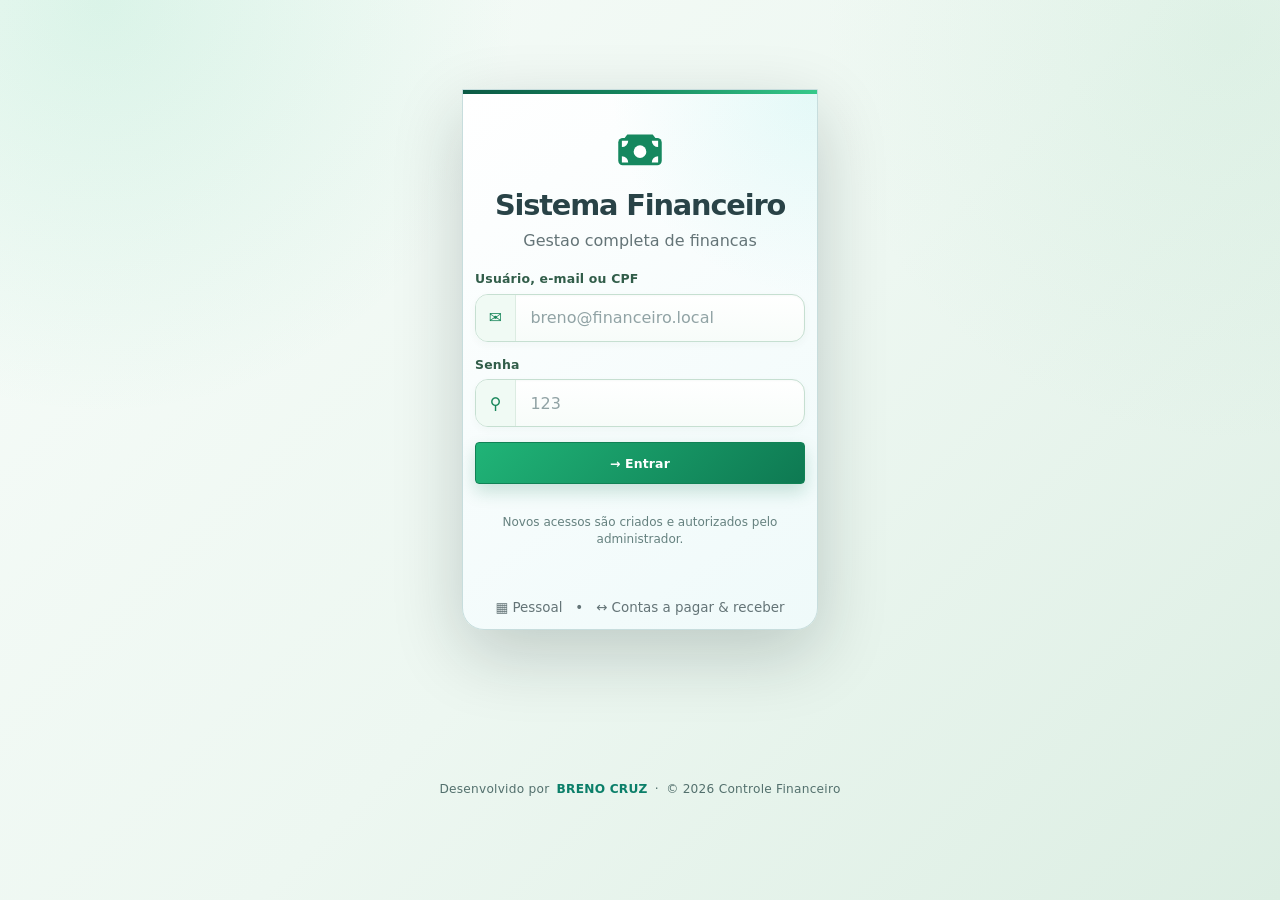
<file: login.html>
<!DOCTYPE html>
<html lang="pt-BR">
<head>
    <meta charset="UTF-8">
    <meta name="viewport" content="width=device-width, initial-scale=1.0">
    <title>Sistema Financeiro | Login</title>
    <meta name="theme-color" content="#0b7f69">
    <meta name="mobile-web-app-capable" content="yes">
    <meta name="apple-mobile-web-app-capable" content="yes">
    <meta name="apple-mobile-web-app-status-bar-style" content="default">
    <link rel="manifest" href="manifest.webmanifest">
    <link rel="stylesheet" href="css/financeiro.css?v=20260911-onboarding-standard-v2">
</head>
<body class="auth-page">
    <main class="auth-card">
        <div class="auth-logo" aria-hidden="true">
            <svg width="58" height="58" viewBox="0 0 64 64" fill="none">
                <path d="M13 21h38a5 5 0 0 1 5 5v20a5 5 0 0 1-5 5H13a5 5 0 0 1-5-5V26a5 5 0 0 1 5-5Z" fill="currentColor"/>
                <path d="M18 17h28l3 4H15l3-4Z" fill="currentColor"/>
                <circle cx="32" cy="36" r="7" fill="#fff"/>
                <path d="M12 31a7 7 0 0 0 7-7H12v7ZM52 31a7 7 0 0 1-7-7h7v7ZM12 41a7 7 0 0 1 7 7H12v-7ZM52 41a7 7 0 0 0-7 7h7v-7Z" fill="#fff"/>
            </svg>
        </div>

        <h1 class="auth-title">Sistema Financeiro</h1>
        <p class="auth-subtitle">Gestao completa de financas</p>

        <section class="auth-mode" id="loginMode">
            <form class="auth-form" id="loginForm">
                <div class="field">
                    <label for="identity">Usuário, e-mail ou CPF</label>
                    <div class="input-shell">
                        <span class="input-icon">&#9993;</span>
                        <input id="identity" autocomplete="username" placeholder="breno@financeiro.local">
                    </div>
                </div>
                <div class="field">
                    <label for="password">Senha</label>
                    <div class="input-shell">
                        <span class="input-icon">&#9906;</span>
                        <input id="password" type="password" autocomplete="current-password" placeholder="123">
                    </div>
                </div>
                <button class="primary-btn" type="submit">&rarr; Entrar</button>
                <button class="secondary-btn" type="button" id="showRegister" hidden>Criar novo acesso</button>
                <p class="auth-admin-note">Novos acessos são criados e autorizados pelo administrador.</p>
            </form>
            <div class="feedback" id="loginFeedback"></div>
        </section>

        <section class="auth-mode" id="registerMode" hidden>
            <form class="auth-form" id="registerForm">
                <div class="field">
                    <label for="regName">Nome</label>
                    <div class="input-shell"><span class="input-icon">&#9633;</span><input id="regName" placeholder="Seu nome"></div>
                </div>
                <div class="field">
                    <label for="regEmail">E-mail</label>
                    <div class="input-shell"><span class="input-icon">&#9993;</span><input id="regEmail" type="email" placeholder="seu@email.com"></div>
                </div>
                <div class="field">
                    <label for="regCpf">CPF opcional</label>
                    <div class="input-shell"><span class="input-icon">#</span><input id="regCpf" placeholder="Somente numeros"></div>
                </div>
                <div class="safe-note">No primeiro acesso, o sistema fará algumas perguntas e identificará automaticamente o perfil financeiro mais adequado.</div>
                <div class="field">
                    <label for="regPassword">Senha</label>
                    <div class="input-shell"><span class="input-icon">&#9906;</span><input id="regPassword" type="password" placeholder="Minimo 3 caracteres"></div>
                </div>
                <button class="primary-btn" type="submit">Criar e entrar</button>
                <button class="secondary-btn" type="button" id="showLogin">Voltar ao login</button>
            </form>
            <div class="feedback" id="registerFeedback"></div>
        </section>

        <div class="auth-footnote">
            <span>&#9638; Pessoal</span>
            <span>&bull;</span>
            <span>&harr; Contas a pagar & receber</span>
        </div>
    </main>

<script>
async function apiAuth(payload) {
    const endpoint = 'api/auth.php';
    const response = await fetch(endpoint, {
        method: 'POST',
        headers: { 'Content-Type': 'application/json' },
        body: JSON.stringify(payload),
    });
    const text = await response.text();
    let data;
    try {
        data = text.trim() ? JSON.parse(text) : {};
    } catch (error) {
        throw new Error(`A API retornou HTML em vez de JSON (HTTP ${response.status}). Verifique ${endpoint} e o PHP da hospedagem.`);
    }
    if (!response.ok || data.ok === false) {
        throw new Error(data.message || 'Falha no acesso.');
    }
    return data;
}

fetch('api/auth.php')
    .then(async response => {
        const text = await response.text();
        try {
            return text.trim() ? JSON.parse(text) : {};
        } catch (error) {
            return {};
        }
    })
    .then(data => {
        if (data.authenticated) window.location.href = 'index';
    })
    .catch(() => {});

loginForm.addEventListener('submit', async event => {
    event.preventDefault();
    loginFeedback.textContent = 'Entrando...';
    try {
        await apiAuth({ action: 'login', identity: identity.value.trim(), password: password.value });
        window.location.href = 'index';
    } catch (error) {
        loginFeedback.textContent = error.message || 'Nao foi possivel entrar.';
    }
});

registerForm.addEventListener('submit', async event => {
    event.preventDefault();
    registerFeedback.textContent = 'Criando acesso...';
    try {
        await apiAuth({
            action: 'register',
            name: regName.value.trim(),
            email: regEmail.value.trim(),
            cpf: regCpf.value.trim(),
            password: regPassword.value,
        });
        window.location.href = 'index';
    } catch (error) {
        registerFeedback.textContent = error.message || 'Nao foi possivel criar o acesso.';
    }
});

showRegister.addEventListener('click', () => {
    loginMode.hidden = true;
    registerMode.hidden = false;
});

showLogin.addEventListener('click', () => {
    registerMode.hidden = true;
    loginMode.hidden = false;
});
</script>
<p class="developer-credit">Desenvolvido por <strong>BRENO CRUZ</strong><span aria-hidden="true">&middot;</span><span>&copy; 2026 Controle Financeiro</span></p>
<script src="js/pwa.js?v=20260911-pwa-v2"></script>
</body>
</html>
</file>
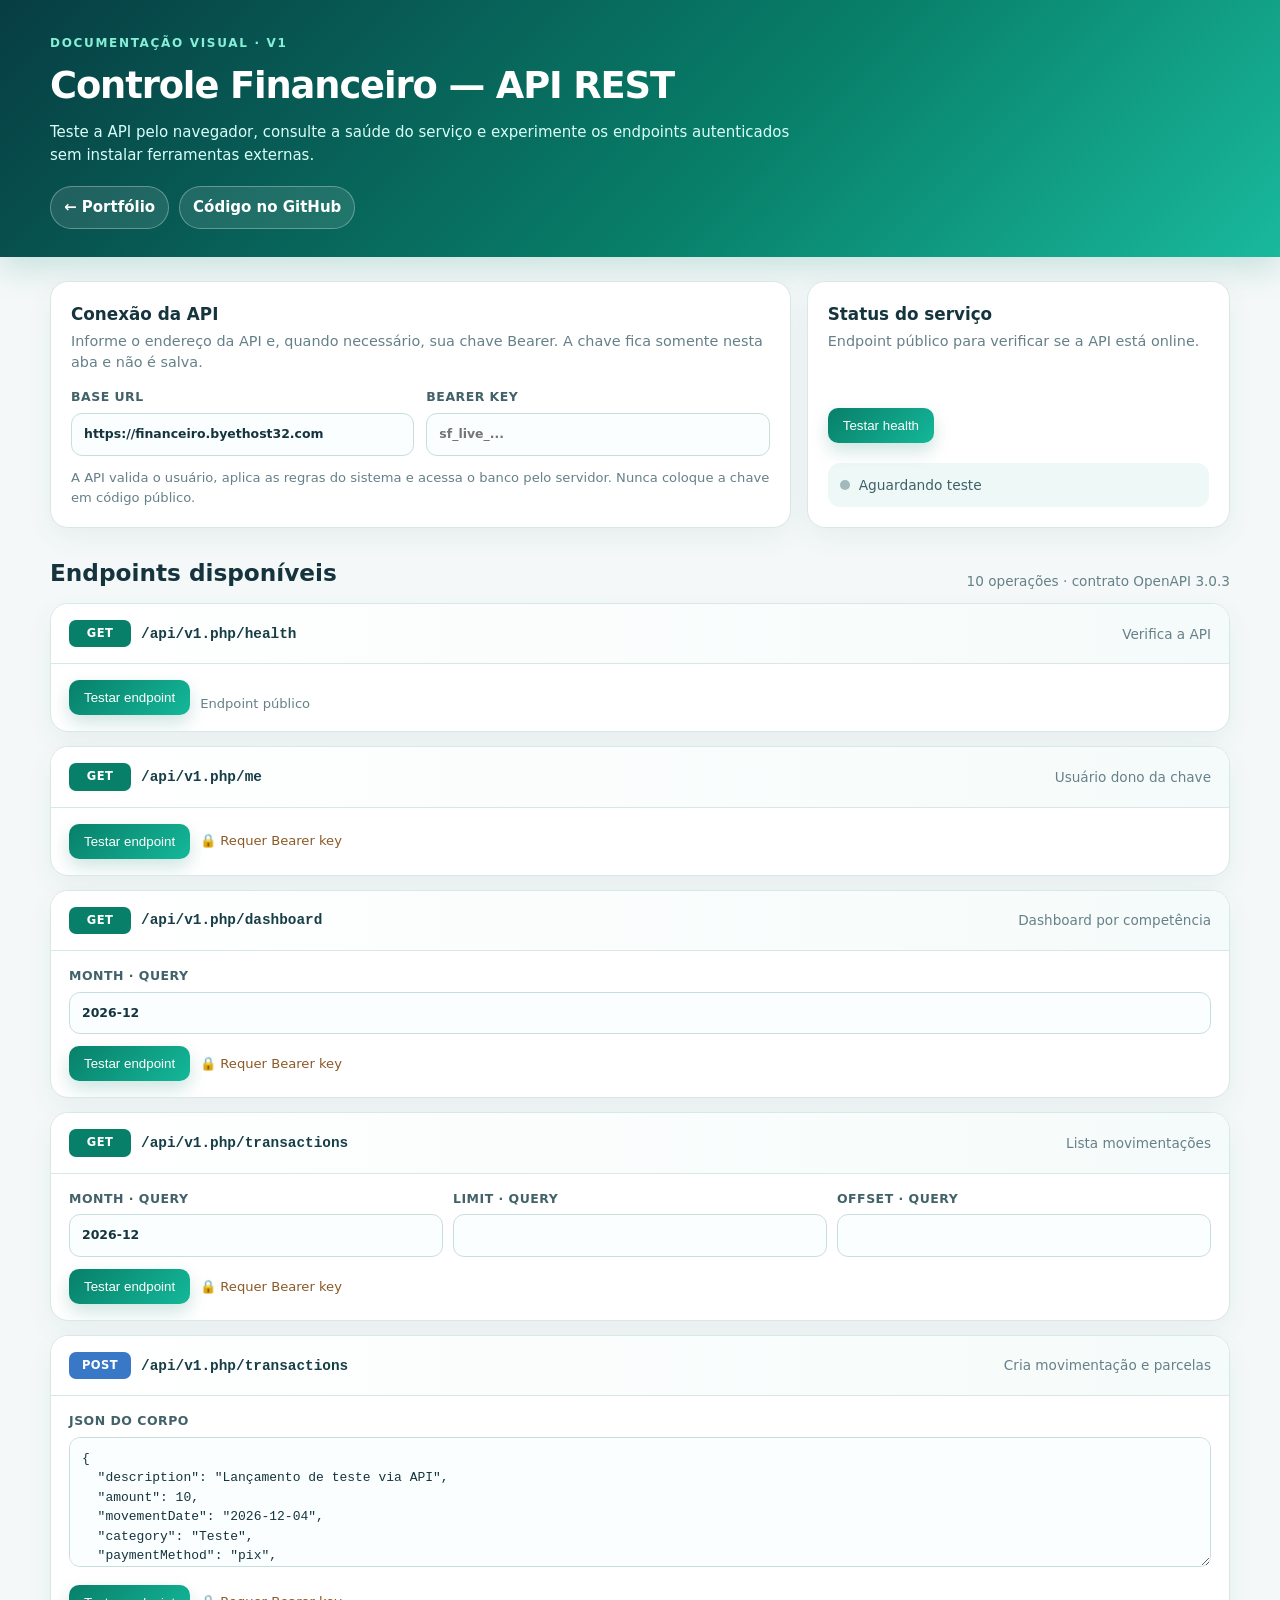
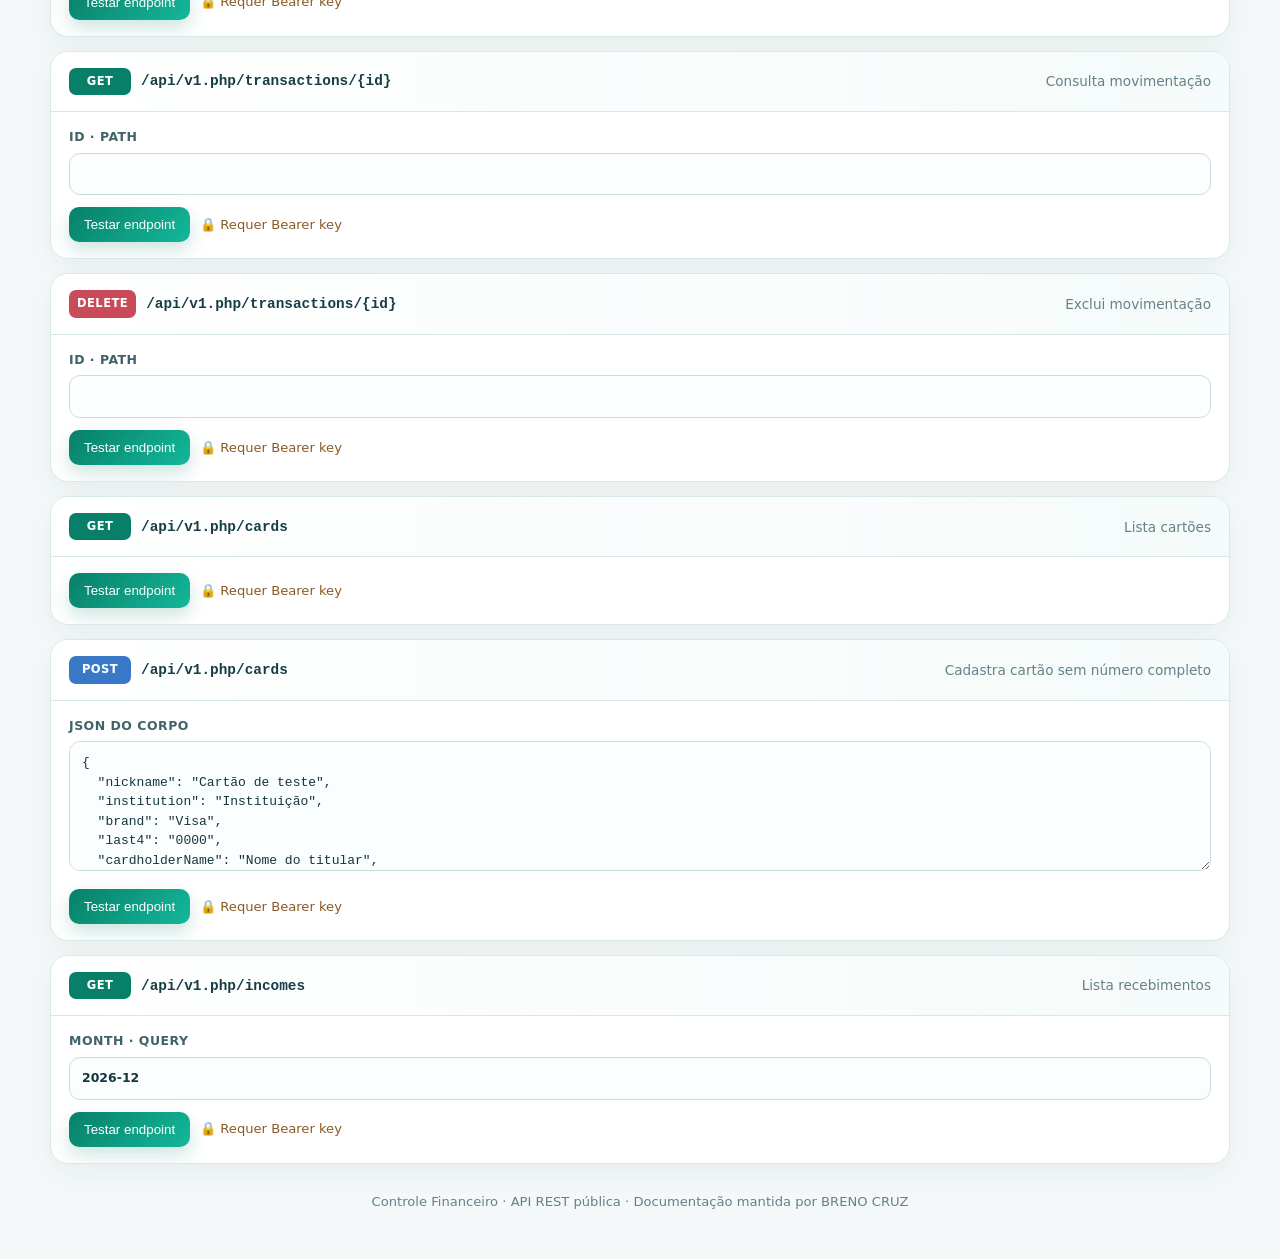
<file: docs/api.html>
<!doctype html>
<html lang="pt-BR">
<head>
    <meta charset="utf-8">
    <meta name="viewport" content="width=device-width, initial-scale=1">
    <title>Controle Financeiro — API REST</title>
    <style>
        :root { color-scheme: light; --ink:#15343d; --muted:#668089; --line:#d8e8e7; --brand:#087f69; --brand-2:#14b89a; --soft:#eef8f6; --danger:#c94b59; }
        * { box-sizing: border-box; }
        body { margin:0; background:#f4f8f8; color:var(--ink); font:15px/1.5 Inter, ui-sans-serif, system-ui, -apple-system, BlinkMacSystemFont, "Segoe UI", sans-serif; }
        a { color:var(--brand); font-weight:700; text-decoration:none; }
        .hero { padding:34px 22px 28px; color:#fff; background:linear-gradient(135deg,#073d43,#087f69 58%,#19b99d); box-shadow:0 12px 30px rgba(8,127,105,.18); }
        .hero-inner,.shell { width:min(1180px,calc(100% - 32px)); margin:auto; }
        .eyebrow { color:#86f0d7; font-size:.75rem; font-weight:800; letter-spacing:.14em; text-transform:uppercase; }
        h1,h2,h3,p { margin-top:0; }
        h1 { margin:6px 0 8px; font-size:clamp(1.5rem,3vw,2.3rem); letter-spacing:-.03em; }
        .hero p { margin:0; max-width:760px; color:#d9fffa; }
        .hero-nav { display:flex; flex-wrap:wrap; gap:10px; margin-top:20px; }
        .hero-nav a { padding:9px 13px; border:1px solid rgba(255,255,255,.3); border-radius:999px; color:#fff; background:rgba(255,255,255,.1); }
        .shell { padding:24px 0 48px; }
        .grid { display:grid; grid-template-columns:1.4fr .8fr; gap:16px; }
        .panel,.operation { border:1px solid var(--line); border-radius:18px; background:#fff; box-shadow:0 10px 28px rgba(30,80,78,.06); }
        .panel { padding:20px; }
        .panel h2 { margin-bottom:4px; font-size:1.05rem; }
        .panel p { color:var(--muted); font-size:.9rem; }
        .field-row { display:grid; grid-template-columns:1fr 1fr; gap:12px; }
        label { display:block; color:#42626a; font-size:.78rem; font-weight:800; letter-spacing:.04em; text-transform:uppercase; }
        input,textarea { width:100%; margin-top:6px; border:1px solid #c8dedd; border-radius:11px; color:var(--ink); background:#fbfefe; font:inherit; padding:11px 12px; outline:none; }
        input:focus,textarea:focus { border-color:var(--brand-2); box-shadow:0 0 0 3px rgba(20,184,154,.14); }
        textarea { min-height:130px; resize:vertical; font:13px/1.5 ui-monospace,SFMono-Regular,Consolas,monospace; }
        .button { border:0; border-radius:10px; padding:10px 15px; color:#fff; background:linear-gradient(135deg,var(--brand),var(--brand-2)); cursor:pointer; font:800 .88rem inherit; box-shadow:0 8px 18px rgba(8,127,105,.2); }
        .button.secondary { color:var(--brand); border:1px solid #b9d9d4; background:#effaf7; box-shadow:none; }
        .button:disabled { cursor:wait; opacity:.6; }
        .helper { margin-top:12px; color:var(--muted); font-size:.82rem; }
        .health { display:flex; height:100%; flex-direction:column; justify-content:space-between; }
        .status { display:flex; align-items:center; gap:9px; margin-top:20px; padding:12px; border-radius:12px; color:#40616a; background:var(--soft); font-size:.86rem; }
        .dot { width:10px; height:10px; flex:0 0 10px; border-radius:50%; background:#a2b8ba; }
        .dot.ok { background:#12ad7f; box-shadow:0 0 0 5px rgba(18,173,127,.14); }
        .dot.bad { background:var(--danger); box-shadow:0 0 0 5px rgba(201,75,89,.13); }
        .section-head { display:flex; align-items:end; justify-content:space-between; gap:16px; margin:28px 0 12px; }
        .section-head h2 { margin:0; font-size:1.45rem; }
        .section-head span { color:var(--muted); font-size:.85rem; }
        #operations { display:grid; gap:14px; }
        .operation { overflow:hidden; }
        .operation-head { display:flex; align-items:center; gap:10px; padding:16px 18px; border-bottom:1px solid var(--line); background:linear-gradient(90deg,#fff,#f5fbfa); }
        .method { min-width:62px; padding:5px 8px; border-radius:7px; color:#fff; font-size:.72rem; font-weight:900; letter-spacing:.04em; text-align:center; }
        .method.get { background:#087f69; }.method.post { background:#3978c7; }.method.delete { background:#c94b59; }
        .path { color:#173e46; font:700 .9rem ui-monospace,SFMono-Regular,Consolas,monospace; overflow-wrap:anywhere; }
        .summary { margin-left:auto; color:var(--muted); font-size:.85rem; text-align:right; }
        .operation-body { padding:16px 18px; }
        .operation-form { display:grid; gap:12px; }
        .param-grid { display:grid; grid-template-columns:repeat(auto-fit,minmax(180px,1fr)); gap:10px; }
        .response { display:none; margin-top:14px; overflow:auto; max-height:330px; padding:14px; border:1px solid #d4e2e1; border-radius:11px; background:#10252b; color:#e1fffa; font:12px/1.55 ui-monospace,SFMono-Regular,Consolas,monospace; white-space:pre-wrap; }
        .response.visible { display:block; }
        .operation-actions { display:flex; flex-wrap:wrap; align-items:center; gap:10px; }
        .auth-note { color:#8a5a26; font-size:.82rem; }
        .empty,.error { padding:18px; border:1px dashed #b9d9d4; border-radius:13px; color:var(--muted); background:#fbfefe; }
        .error { color:var(--danger); border-color:#edb7bd; background:#fff8f8; }
        footer { margin-top:28px; color:var(--muted); text-align:center; font-size:.82rem; }
        @media (max-width:760px) { .grid { grid-template-columns:1fr; } .field-row { grid-template-columns:1fr; } .operation-head { align-items:flex-start; flex-wrap:wrap; } .summary { width:100%; margin-left:0; text-align:left; } }
    </style>
</head>
<body>
    <header class="hero">
        <div class="hero-inner">
            <div class="eyebrow">Documentação visual · v1</div>
            <h1>Controle Financeiro — API REST</h1>
            <p>Teste a API pelo navegador, consulte a saúde do serviço e experimente os endpoints autenticados sem instalar ferramentas externas.</p>
            <nav class="hero-nav"><a href="./portfolio.html">← Portfólio</a><a href="https://github.com/intelligent180-alt/controle-financeiro">Código no GitHub</a></nav>
        </div>
    </header>

    <main class="shell">
        <section class="grid">
            <div class="panel">
                <h2>Conexão da API</h2>
                <p>Informe o endereço da API e, quando necessário, sua chave Bearer. A chave fica somente nesta aba e não é salva.</p>
                <div class="field-row">
                    <label>Base URL<input id="baseUrl" value="https://financeiro.byethost32.com" spellcheck="false"></label>
                    <label>Bearer key<input id="apiKey" type="password" placeholder="sf_live_..." autocomplete="off" spellcheck="false"></label>
                </div>
                <div class="helper">A API valida o usuário, aplica as regras do sistema e acessa o banco pelo servidor. Nunca coloque a chave em código público.</div>
            </div>
            <div class="panel health">
                <div><h2>Status do serviço</h2><p>Endpoint público para verificar se a API está online.</p></div>
                <div><button class="button" id="healthButton" type="button">Testar health</button><div class="status"><span class="dot" id="healthDot"></span><span id="healthText">Aguardando teste</span></div></div>
            </div>
        </section>

        <div class="section-head"><h2>Endpoints disponíveis</h2><span id="operationCount">Carregando contrato OpenAPI…</span></div>
        <section id="operations"><div class="empty">Carregando a documentação da API…</div></section>
        <footer>Controle Financeiro · API REST pública · Documentação mantida por BRENO CRUZ</footer>
    </main>

    <script>
        const methods = ['get', 'post', 'put', 'patch', 'delete'];
        const $ = (selector, root = document) => root.querySelector(selector);
        const escapeHtml = value => String(value ?? '').replace(/[&<>"']/g, ch => ({'&':'&amp;','<':'&lt;','>':'&gt;','"':'&quot;',"'":'&#039;'}[ch]));
        const currentMonth = () => { const now = new Date(); return `${now.getFullYear()}-${String(now.getMonth()+1).padStart(2, '0')}`; };
        const exampleBody = path => path.includes('/cards') ? JSON.stringify({ nickname:'Cartão de teste', institution:'Instituição', brand:'Visa', last4:'0000', cardholderName:'Nome do titular', limitTotal:1000 }, null, 2) : JSON.stringify({ description:'Lançamento de teste via API', amount:10, movementDate:new Date().toISOString().slice(0,10), category:'Teste', paymentMethod:'pix', status:'pendente' }, null, 2);

        function renderOperation(path, method, operation) {
            const parameters = operation.parameters || [];
            const protectedOperation = Array.isArray(operation.security) && operation.security.length > 0;
            const card = document.createElement('article');
            card.className = 'operation'; card.dataset.path = path; card.dataset.method = method;
            const fields = parameters.map(param => `<label>${escapeHtml(param.name)} · ${param.in}<input data-param-name="${escapeHtml(param.name)}" data-param-in="${param.in}" value="${param.name === 'month' ? currentMonth() : ''}" placeholder="${param.name === 'month' ? 'AAAA-MM' : ''}" spellcheck="false"></label>`).join('');
            card.innerHTML = `<div class="operation-head"><span class="method ${method}">${method.toUpperCase()}</span><span class="path">${escapeHtml(path)}</span><span class="summary">${escapeHtml(operation.summary || 'Operação')}</span></div><div class="operation-body"><div class="operation-form">${fields ? `<div class="param-grid">${fields}</div>` : ''}${operation.requestBody ? `<label>JSON do corpo<textarea data-request-body spellcheck="false">${escapeHtml(exampleBody(path))}</textarea></label>` : ''}<div class="operation-actions"><button class="button" type="button" data-run>Testar endpoint</button>${protectedOperation ? '<span class="auth-note">🔒 Requer Bearer key</span>' : '<span class="helper">Endpoint público</span>'}</div><pre class="response" data-response></pre></div></div>`;
            $('[data-run]', card).addEventListener('click', () => runOperation(card));
            return card;
        }

        async function runOperation(card) {
            const button = $('[data-run]', card); const output = $('[data-response]', card); let path = card.dataset.path; const query = new URLSearchParams();
            card.querySelectorAll('[data-param-name]').forEach(input => { const value = input.value.trim(); if (input.dataset.paramIn === 'path') path = path.replace(`{${input.dataset.paramName}}`, encodeURIComponent(value)); else if (value) query.set(input.dataset.paramName, value); });
            const base = $('#baseUrl').value.trim().replace(/\/+$/, ''); const url = `${base}${path}${query.toString() ? `?${query}` : ''}`; const headers = { Accept:'application/json' }; const key = $('#apiKey').value.trim();
            if (key) headers.Authorization = key.toLowerCase().startsWith('bearer ') ? key : `Bearer ${key}`;
            const options = { method:card.dataset.method.toUpperCase(), headers };
            if (!['GET', 'HEAD'].includes(options.method)) { try { options.body = JSON.stringify(JSON.parse($('[data-request-body]', card).value)); headers['Content-Type'] = 'application/json'; } catch (error) { output.textContent = `JSON inválido: ${error.message}`; output.classList.add('visible'); return; } }
            button.disabled = true; button.textContent = 'Consultando…'; output.classList.add('visible'); output.textContent = `→ ${options.method} ${url}`;
            try { const response = await fetch(url, options); const text = await response.text(); let body; try { body = JSON.stringify(JSON.parse(text), null, 2); } catch (_) { body = text; } output.textContent = `HTTP ${response.status} ${response.statusText}\n\n${body || '(resposta vazia)'}`; }
            catch (error) { output.textContent = `Falha de conexão ou CORS:\n${error.message}`; }
            finally { button.disabled = false; button.textContent = 'Testar endpoint'; }
        }

        async function testHealth() {
            const button = $('#healthButton'); const text = $('#healthText'); const dot = $('#healthDot'); const url = `${$('#baseUrl').value.trim().replace(/\/+$/, '')}/api/v1.php/health`;
            button.disabled = true; button.textContent = 'Testando…'; text.textContent = 'Conectando…'; dot.className = 'dot';
            try { const response = await fetch(url); const body = await response.json(); if (!response.ok || body.ok === false) throw new Error(`HTTP ${response.status}`); dot.className = 'dot ok'; text.textContent = `Online · ${body.data?.database || 'API respondeu'}`; }
            catch (error) { dot.className = 'dot bad'; text.textContent = `Falha: ${error.message}`; }
            finally { button.disabled = false; button.textContent = 'Testar health'; }
        }

        async function loadSpec() {
            const container = $('#operations');
            try { const response = await fetch('./v1-openapi.json', { cache:'no-store' }); if (!response.ok) throw new Error(`Contrato OpenAPI retornou HTTP ${response.status}`); const spec = await response.json(); if (spec.servers?.[0]?.url) $('#baseUrl').value = spec.servers[0].url; container.innerHTML = ''; let count = 0; Object.entries(spec.paths || {}).forEach(([path, pathItem]) => methods.forEach(method => { if (pathItem[method]) { container.appendChild(renderOperation(path, method, pathItem[method])); count++; } })); $('#operationCount').textContent = `${count} operações · contrato OpenAPI 3.0.3`; }
            catch (error) { container.innerHTML = `<div class="error">Não foi possível carregar o contrato OpenAPI: ${escapeHtml(error.message)}</div>`; $('#operationCount').textContent = 'Falha ao carregar'; }
        }
        $('#healthButton').addEventListener('click', testHealth); loadSpec();
    </script>
</body>
</html>
</file>
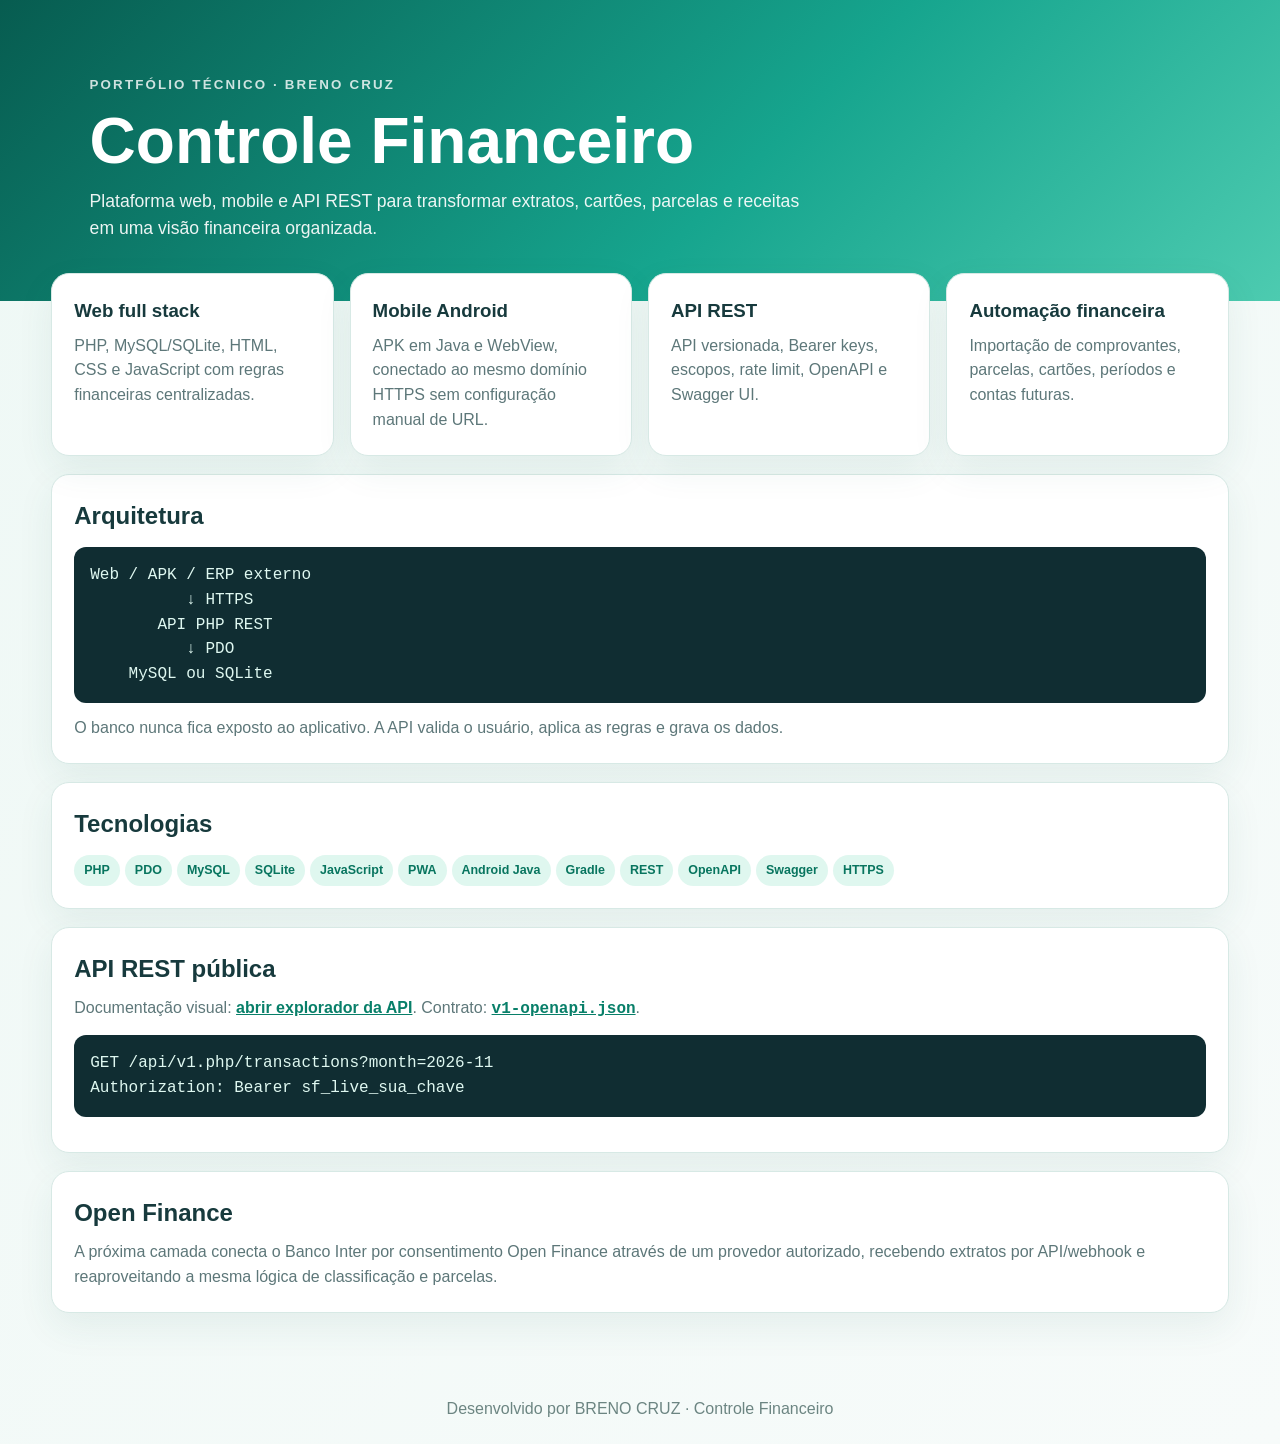
<file: docs/portfolio.html>
<!doctype html>
<html lang="pt-BR">
<head>
    <meta charset="utf-8">
    <meta name="viewport" content="width=device-width, initial-scale=1">
    <title>Portfólio — Controle Financeiro</title>
    <style>
        :root { --green:#087f69; --mint:#dff7ef; --ink:#173a3d; --muted:#5d7779; --line:#d7e9e5; }
        * { box-sizing:border-box; }
        body { margin:0; color:var(--ink); background:linear-gradient(135deg,#eef8f5,#f7fbfa); font-family:Inter,Segoe UI,Arial,sans-serif; line-height:1.55; }
        .hero { padding:72px 7vw 58px; color:white; background:linear-gradient(135deg,#075c50,#16a58e 58%,#4dcbb0); }
        .hero small { letter-spacing:.16em; font-weight:800; text-transform:uppercase; opacity:.8; }
        h1 { max-width:850px; margin:12px 0 14px; font-size:clamp(2.2rem,5vw,4.6rem); line-height:1.02; }
        .hero p { max-width:720px; margin:0; font-size:1.1rem; opacity:.92; }
        main { width:min(1180px,92vw); margin:-28px auto 60px; }
        .grid { display:grid; grid-template-columns:repeat(auto-fit,minmax(220px,1fr)); gap:16px; }
        .card { padding:22px; border:1px solid var(--line); border-radius:18px; background:#fff; box-shadow:0 14px 36px rgba(35,99,87,.08); }
        .card h2,.card h3 { margin:0 0 9px; }
        .card p { margin:0; color:var(--muted); }
        .wide { margin-top:18px; }
        .pill { display:inline-block; margin:4px 5px 0 0; padding:6px 10px; border-radius:999px; color:#08755f; background:var(--mint); font-size:.78rem; font-weight:800; }
        pre { overflow:auto; padding:16px; border-radius:12px; color:#dff8f1; background:#102d32; }
        code { font-family:Consolas,monospace; }
        a { color:var(--green); font-weight:700; }
        footer { padding:24px 7vw; color:#6c8582; text-align:center; }
    </style>
</head>
<body>
    <header class="hero">
        <small>Portfólio técnico · Breno Cruz</small>
        <h1>Controle Financeiro</h1>
        <p>Plataforma web, mobile e API REST para transformar extratos, cartões,
        parcelas e receitas em uma visão financeira organizada.</p>
    </header>
    <main>
        <section class="grid">
            <article class="card"><h3>Web full stack</h3><p>PHP, MySQL/SQLite, HTML, CSS e JavaScript com regras financeiras centralizadas.</p></article>
            <article class="card"><h3>Mobile Android</h3><p>APK em Java e WebView, conectado ao mesmo domínio HTTPS sem configuração manual de URL.</p></article>
            <article class="card"><h3>API REST</h3><p>API versionada, Bearer keys, escopos, rate limit, OpenAPI e Swagger UI.</p></article>
            <article class="card"><h3>Automação financeira</h3><p>Importação de comprovantes, parcelas, cartões, períodos e contas futuras.</p></article>
        </section>
        <section class="card wide"><h2>Arquitetura</h2><pre><code>Web / APK / ERP externo
          ↓ HTTPS
       API PHP REST
          ↓ PDO
    MySQL ou SQLite</code></pre><p>O banco nunca fica exposto ao aplicativo. A API valida o usuário, aplica as regras e grava os dados.</p></section>
        <section class="card wide"><h2>Tecnologias</h2><span class="pill">PHP</span><span class="pill">PDO</span><span class="pill">MySQL</span><span class="pill">SQLite</span><span class="pill">JavaScript</span><span class="pill">PWA</span><span class="pill">Android Java</span><span class="pill">Gradle</span><span class="pill">REST</span><span class="pill">OpenAPI</span><span class="pill">Swagger</span><span class="pill">HTTPS</span></section>
        <section class="card wide"><h2>API REST pública</h2><p>Documentação visual: <a href="api.html">abrir explorador da API</a>. Contrato: <a href="v1-openapi.json"><code>v1-openapi.json</code></a>.</p><pre><code>GET /api/v1.php/transactions?month=2026-11
Authorization: Bearer sf_live_sua_chave</code></pre></section>
        <section class="card wide"><h2>Open Finance</h2><p>A próxima camada conecta o Banco Inter por consentimento Open Finance através de um provedor autorizado, recebendo extratos por API/webhook e reaproveitando a mesma lógica de classificação e parcelas.</p></section>
    </main>
    <footer>Desenvolvido por BRENO CRUZ · Controle Financeiro</footer>
</body>
</html>
</file>
<file: css/financeiro.css>
:root {
    --bg: #dfe7f1;
    --bg-deep: #cfd9e8;
    --card: #ffffff;
    --card-soft: #f7f9fc;
    --text: #20262d;
    --muted: #626b76;
    --line: #d5dde8;
    --line-strong: #bfcadb;
    --blue: #1271ff;
    --cyan: #1ec7d7;
    --violet: #5144df;
    --success: #15a66a;
    --warning: #d68a18;
    --danger: #d14d5a;
    --shadow: 0 26px 65px rgba(42, 58, 82, 0.18);
    --shadow-soft: 0 14px 34px rgba(42, 58, 82, 0.12);
    --radius: 18px;
    --radius-lg: 24px;
    --container: 1180px;
}

*,
*::before,
*::after {
    box-sizing: border-box;
}

html {
    color-scheme: light;
}

body {
    min-height: 100vh;
    margin: 0;
    font-family: "Segoe UI", "Trebuchet MS", sans-serif;
    color: var(--text);
    background:
        radial-gradient(circle at 48% 6%, rgba(255, 255, 255, 0.75), transparent 28%),
        linear-gradient(135deg, #e8edf5 0%, var(--bg) 50%, #c9d4e5 100%);
}

button,
input,
select,
textarea {
    font: inherit;
}

button {
    cursor: pointer;
}

a {
    color: inherit;
}

.auth-page {
    display: grid;
    min-height: 100vh;
    place-items: center;
    padding: 2rem;
}

.auth-card {
    position: relative;
    width: min(100%, 356px);
    padding: 1.75rem 0.75rem 0.85rem;
    border-radius: 0 0 14px 14px;
    background: rgba(255, 255, 255, 0.94);
    box-shadow: var(--shadow);
    overflow: hidden;
}

.auth-card::before,
.finance-shell::before {
    content: "";
    position: absolute;
    inset: 0 0 auto;
    height: 4px;
    background: linear-gradient(90deg, var(--violet), var(--blue), var(--cyan));
}

.auth-logo {
    display: grid;
    place-items: center;
    width: 60px;
    height: 60px;
    margin: 0 auto 0.75rem;
    color: var(--blue);
}

.auth-title {
    margin: 0;
    text-align: center;
    font-size: 1.8rem;
    line-height: 1.1;
    letter-spacing: -0.04em;
}

.auth-subtitle {
    margin: 0.6rem 0 1.3rem;
    color: var(--muted);
    text-align: center;
}

.auth-form {
    display: grid;
    gap: 0.95rem;
}

.field {
    display: grid;
    gap: 0.36rem;
}

.field label,
.check-line {
    color: #24313e;
    font-weight: 700;
}

.input-shell {
    display: grid;
    grid-template-columns: 40px 1fr;
    min-height: 48px;
    border: 1px solid var(--line-strong);
    border-radius: 9px;
    background: #fff;
    overflow: hidden;
    transition: border-color 0.18s ease, box-shadow 0.18s ease;
}

.input-shell:focus-within {
    border-color: var(--blue);
    box-shadow: 0 0 0 3px rgba(18, 113, 255, 0.18);
}

.input-icon {
    display: grid;
    place-items: center;
    color: #525d6c;
    border-right: 1px solid #eef2f7;
    background: #fbfcfe;
}

.input-shell input,
.input-shell select,
.input-shell textarea,
.plain-input,
.plain-select,
.plain-textarea {
    width: 100%;
    min-width: 0;
    border: 0;
    outline: 0;
    background: transparent;
    padding: 0.78rem 0.9rem;
    color: var(--text);
}

.plain-input,
.plain-select,
.plain-textarea {
    min-height: 44px;
    border: 1px solid var(--line);
    border-radius: 12px;
    background: #fff;
}

.plain-textarea {
    min-height: 110px;
    resize: vertical;
}

.payslip-net-input {
    border-color: #86c9a4;
    background: #f5fff8;
    font-weight: 800;
}

.primary-btn,
.secondary-btn,
.danger-btn,
.tiny-btn {
    display: inline-flex;
    align-items: center;
    justify-content: center;
    gap: 0.45rem;
    min-height: 46px;
    border: 0;
    border-radius: 9px;
    padding: 0.78rem 1rem;
    font-weight: 800;
    text-decoration: none;
    transition: transform 0.16s ease, box-shadow 0.16s ease, filter 0.16s ease;
}

.primary-btn {
    color: #fff;
    background: linear-gradient(135deg, #5549e6, #4336d3);
    box-shadow: 0 9px 18px rgba(67, 54, 211, 0.25);
}

.secondary-btn {
    color: #283646;
    border: 1px solid var(--line);
    background: #fff;
}

.danger-btn {
    color: #fff;
    background: linear-gradient(135deg, #e25b68, #b83847);
}

.tiny-btn {
    min-height: 34px;
    padding: 0.45rem 0.72rem;
    border-radius: 8px;
    color: #27313e;
    background: #eef3fb;
}

.primary-btn:hover,
.secondary-btn:hover,
.danger-btn:hover,
.tiny-btn:hover {
    transform: translateY(-1px);
    filter: brightness(1.02);
}

.auth-footnote {
    display: flex;
    justify-content: center;
    gap: 0.8rem;
    margin-top: 1rem;
    color: var(--muted);
    font-size: 0.84rem;
}

.auth-mode {
    display: grid;
    gap: 0.85rem;
}

.auth-mode[hidden] {
    display: none;
}

.feedback {
    min-height: 22px;
    color: var(--danger);
    font-size: 0.9rem;
    text-align: center;
}

.app-page {
    padding: 1.25rem;
}

.finance-shell {
    position: relative;
    width: min(100%, var(--container));
    margin: 0 auto;
    border-radius: 0 0 var(--radius-lg) var(--radius-lg);
    background: rgba(255, 255, 255, 0.94);
    box-shadow: var(--shadow);
    overflow: hidden;
}

.app-header {
    display: flex;
    justify-content: space-between;
    gap: 1rem;
    align-items: center;
    padding: 1.4rem;
    border-bottom: 1px solid var(--line);
}

.brand-lockup {
    display: flex;
    align-items: center;
    gap: 0.9rem;
}

.brand-icon {
    display: grid;
    place-items: center;
    width: 54px;
    height: 54px;
    color: var(--blue);
    border-radius: 16px;
    background: #edf5ff;
}

.brand-lockup h1 {
    margin: 0;
    font-size: clamp(1.35rem, 3vw, 2.05rem);
    letter-spacing: -0.04em;
}

.brand-lockup p {
    margin: 0.2rem 0 0;
    color: var(--muted);
}

.header-actions {
    display: flex;
    flex-wrap: wrap;
    justify-content: flex-end;
    gap: 0.6rem;
}

.month-picker {
    display: inline-flex;
    align-items: center;
    gap: 0.45rem;
    min-height: 46px;
    padding: 0 0.75rem;
    border: 1px solid var(--line);
    border-radius: 10px;
    background: #fff;
}

.month-picker input {
    border: 0;
    outline: 0;
    background: transparent;
}

.tabs {
    display: flex;
    gap: 0.5rem;
    padding: 0.8rem 1.4rem;
    overflow-x: auto;
    border-bottom: 1px solid var(--line);
    background: #fbfcff;
}

.tab-btn {
    min-height: 40px;
    border: 1px solid transparent;
    border-radius: 999px;
    padding: 0.55rem 0.9rem;
    color: #405061;
    background: transparent;
    font-weight: 800;
    white-space: nowrap;
}

.tab-btn.is-active {
    color: #fff;
    background: linear-gradient(135deg, var(--blue), var(--violet));
    box-shadow: 0 10px 22px rgba(67, 54, 211, 0.2);
}

.content {
    display: grid;
    gap: 1rem;
    padding: 1.4rem;
}

.panel {
    display: none;
    gap: 1rem;
}

.panel.is-active {
    display: grid;
}

.hero-grid,
.summary-grid,
.period-grid,
.editor-grid,
.three-grid {
    display: grid;
    gap: 1rem;
}

.hero-grid {
    grid-template-columns: 1.25fr 0.75fr;
}

.summary-grid {
    grid-template-columns: repeat(4, minmax(0, 1fr));
}

.period-grid {
    grid-template-columns: repeat(2, minmax(0, 1fr));
}

.editor-grid {
    grid-template-columns: 0.95fr 1.25fr;
}

.three-grid {
    grid-template-columns: repeat(3, minmax(0, 1fr));
}

.soft-card {
    position: relative;
    border: 1px solid var(--line);
    border-radius: var(--radius);
    background: linear-gradient(180deg, #fff, #f9fbff);
    box-shadow: var(--shadow-soft);
}

.soft-card.pad {
    padding: 1rem;
}

.soft-card h2,
.soft-card h3 {
    margin: 0 0 0.45rem;
    letter-spacing: -0.03em;
}

.muted {
    color: var(--muted);
}

.stat-card {
    padding: 1rem;
}

.stat-label {
    display: block;
    color: var(--muted);
    font-size: 0.78rem;
    font-weight: 900;
    letter-spacing: 0.08em;
    text-transform: uppercase;
}

.stat-value {
    display: block;
    margin-top: 0.42rem;
    font-size: clamp(1.45rem, 3vw, 2rem);
    font-weight: 900;
    letter-spacing: -0.04em;
}

.stat-note {
    display: block;
    margin-top: 0.25rem;
    color: var(--muted);
    font-size: 0.88rem;
}

.balance-card {
    padding: 1.15rem;
    color: #fff;
    background:
        radial-gradient(circle at 90% 10%, rgba(255, 255, 255, 0.24), transparent 34%),
        linear-gradient(135deg, #1476ff, #5144df);
}

.balance-card .muted,
.balance-card .stat-note {
    color: rgba(255, 255, 255, 0.78);
}

.period-card {
    padding: 1rem;
}

.period-card strong {
    display: block;
    font-size: 1.12rem;
}

.mini-ledger {
    display: grid;
    grid-template-columns: repeat(3, minmax(0, 1fr));
    gap: 0.5rem;
    margin-top: 0.85rem;
}

.mini-ledger span {
    display: grid;
    gap: 0.25rem;
    padding: 0.6rem;
    border-radius: 12px;
    background: #f0f4fb;
    color: var(--muted);
    font-size: 0.82rem;
}

.mini-ledger b {
    color: var(--text);
}

.form-grid {
    display: grid;
    grid-template-columns: repeat(2, minmax(0, 1fr));
    gap: 0.8rem;
}

.form-grid.single {
    grid-template-columns: 1fr;
}

.installment-grid {
    display: grid;
    grid-template-columns: minmax(0, 0.8fr) minmax(0, 0.8fr) 1.4fr;
    gap: 0.8rem;
    align-items: end;
    margin-top: 0.8rem;
    padding: 0.8rem;
    border: 1px solid #d7e6ff;
    border-radius: 14px;
    background: #f5f9ff;
}

.installment-grid[hidden] {
    display: none;
}

.installment-note,
.installment-summary {
    color: #315d86;
    font-size: 0.86rem;
    font-weight: 700;
}

.credit-schedule-note {
    margin-top: 0.65rem;
    padding: 0.7rem 0.8rem;
    border: 1px solid #d7e6ff;
    border-radius: 11px;
    color: #315d86;
    background: #f5f9ff;
    font-size: 0.84rem;
    font-weight: 700;
}

input:disabled,
select:disabled {
    color: #8b949e;
    background: #eef1f5;
    cursor: not-allowed;
}

.form-actions {
    display: flex;
    flex-wrap: wrap;
    gap: 0.65rem;
    margin-top: 0.9rem;
}

.list-stack {
    display: grid;
    gap: 0.65rem;
    max-height: 540px;
    overflow: auto;
    padding-right: 0.2rem;
}

.list-item {
    display: grid;
    gap: 0.28rem;
    padding: 0.85rem;
    border: 1px solid var(--line);
    border-radius: 14px;
    background: #fff;
}

.list-row {
    display: flex;
    justify-content: space-between;
    gap: 0.75rem;
    align-items: center;
}

.badge {
    display: inline-flex;
    align-items: center;
    min-height: 24px;
    padding: 0.18rem 0.55rem;
    border-radius: 999px;
    color: #335068;
    background: #edf4ff;
    font-size: 0.78rem;
    font-weight: 800;
}

.badge.success {
    color: #126a46;
    background: #e3f8ef;
}

.badge.warn {
    color: #8a570f;
    background: #fff3d8;
}

.badge.danger {
    color: #963542;
    background: #ffe5e8;
}

.chart-bars {
    display: grid;
    gap: 0.75rem;
}

.finance-bars,
.limit-chart {
    display: grid;
    gap: 0.9rem;
}

.finance-bar-row,
.limit-card-row {
    display: grid;
    gap: 0.42rem;
}

.finance-bar-label,
.limit-card-header,
.limit-card-foot {
    display: flex;
    justify-content: space-between;
    gap: 0.75rem;
    align-items: center;
}

.finance-bar-label span,
.limit-card-foot {
    color: var(--muted);
    font-size: 0.84rem;
}

.finance-bar-track,
.limit-track {
    height: 14px;
    border-radius: 999px;
    background: #e8eef7;
    overflow: hidden;
}

.finance-bar-fill,
.limit-fill {
    display: block;
    height: 100%;
    min-width: 0;
    border-radius: inherit;
    transition: width 0.25s ease;
}

.finance-bar-fill.balance {
    background: linear-gradient(90deg, #18a66d, #56d39b);
}

.finance-bar-fill.expenses {
    background: linear-gradient(90deg, #f08c47, #e24f68);
}

.finance-bar-fill.credit,
.limit-fill {
    background: linear-gradient(90deg, var(--violet), var(--blue));
}

.finance-bar-fill.is-negative,
.limit-fill.is-over {
    background: linear-gradient(90deg, #d14d5a, #8f2639);
}

.limit-card-header strong {
    color: var(--violet);
}

.dashboard-card-showcase {
    margin-top: 1.1rem;
}

.card-showcase-grid {
    display: grid;
    grid-template-columns: repeat(auto-fit, minmax(260px, 1fr));
    gap: 1rem;
}

.dashboard-card-tile {
    display: grid;
    gap: 0.75rem;
    padding: 0.75rem;
    border: 1px solid #e2e8f2;
    border-radius: 18px;
    background: linear-gradient(145deg, #fbfdff, #f3f6fb);
}

.dashboard-card-info {
    display: grid;
    gap: 0.3rem;
}

.dashboard-card-image {
    width: 85.6mm;
    max-width: 100%;
    justify-self: end;
}

.card-list-item {
    gap: 0.7rem;
}

.credit-card-visual {
    position: relative;
    display: grid;
    gap: 0.65rem;
    width: 85.6mm;
    max-width: 100%;
    min-height: 0;
    aspect-ratio: 85.6 / 53.98;
    padding: 0.9rem;
    border-radius: 18px;
    color: #fff;
    overflow: hidden;
    box-shadow: 0 14px 26px rgba(38, 53, 81, 0.2);
}

.credit-card-visual::after {
    content: "";
    position: absolute;
    right: -42px;
    top: -50px;
    width: 150px;
    height: 150px;
    border: 1px solid rgba(255, 255, 255, 0.22);
    border-radius: 50%;
    box-shadow: 0 0 0 22px rgba(255, 255, 255, 0.04), 0 0 0 44px rgba(255, 255, 255, 0.03);
}

.credit-card-sheen {
    position: absolute;
    z-index: 0;
    top: -58%;
    right: -25%;
    width: 80%;
    height: 210%;
    background: linear-gradient(90deg, transparent, rgba(255, 255, 255, 0.1), transparent);
    transform: rotate(24deg);
    pointer-events: none;
}

.credit-card-top,
.credit-card-bottom {
    position: relative;
    z-index: 1;
    display: flex;
    align-items: center;
    justify-content: space-between;
    gap: 0.75rem;
}

.credit-card-issuer-lockup {
    display: inline-flex;
    align-items: center;
    gap: 0.45rem;
    min-width: 0;
}

.credit-card-issuer-mark {
    display: inline-grid;
    place-items: center;
    min-width: 30px;
    height: 30px;
    padding: 0 0.35rem;
    border: 1px solid rgba(255, 255, 255, 0.58);
    border-radius: 9px;
    background: rgba(255, 255, 255, 0.16);
    font-size: 0.68rem;
    font-weight: 900;
    letter-spacing: 0.01em;
    text-transform: none;
}

.credit-card-issuer-details {
    display: grid;
    min-width: 0;
    gap: 0.08rem;
}

.credit-card-issuer-name {
    max-width: 135px;
    overflow: hidden;
    text-overflow: ellipsis;
    white-space: nowrap;
    font-size: 0.76rem;
    font-weight: 800;
}

.credit-card-product {
    max-width: 135px;
    overflow: hidden;
    color: rgba(255, 255, 255, 0.78);
    text-overflow: ellipsis;
    white-space: nowrap;
    font-size: 0.57rem;
    font-weight: 700;
}

.credit-card-chip {
    position: relative;
    z-index: 1;
    width: 38px;
    height: 28px;
    border: 1px solid rgba(255, 255, 255, 0.7);
    border-radius: 7px;
    background: linear-gradient(135deg, #f7df9d, #b9873e);
    box-shadow: inset 0 0 0 2px rgba(98, 67, 24, 0.18);
}

.credit-card-chip-row {
    position: relative;
    z-index: 1;
    display: flex;
    align-items: center;
    gap: 0.55rem;
}

.credit-card-contactless {
    color: rgba(255, 255, 255, 0.82);
    font-size: 1.05rem;
    font-weight: 900;
    letter-spacing: -0.18em;
    transform: rotate(-90deg);
}

.credit-card-network {
    font-size: 1.05rem;
    font-weight: 900;
    letter-spacing: 0.05em;
    text-transform: uppercase;
}

.credit-card-network-symbol {
    display: inline-flex;
    align-items: center;
    justify-content: center;
    min-width: 42px;
    min-height: 24px;
    font-size: inherit;
    font-weight: 900;
}

.network-mastercard .credit-card-network-symbol {
    position: relative;
    width: 46px;
    min-width: 46px;
    font-size: 0;
}

.network-mastercard .credit-card-network-symbol::before,
.network-mastercard .credit-card-network-symbol::after {
    content: "";
    position: absolute;
    top: 2px;
    width: 22px;
    height: 22px;
    border-radius: 50%;
}

.network-mastercard .credit-card-network-symbol::before {
    left: 2px;
    background: #ed1b2f;
}

.network-mastercard .credit-card-network-symbol::after {
    right: 2px;
    background: #f79e1b;
    box-shadow: -8px 0 0 rgba(255, 121, 27, 0.72);
}

.network-visa .credit-card-network-symbol {
    font-size: 1.05rem;
    font-style: italic;
}

.network-amex .credit-card-network-symbol,
.network-elo .credit-card-network-symbol,
.network-hipercard .credit-card-network-symbol {
    font-size: 0.75rem;
}

.credit-card-number {
    position: relative;
    z-index: 1;
    font-size: 1.03rem;
    font-weight: 800;
    letter-spacing: 0.08em;
    text-shadow: 0 2px 3px rgba(0, 0, 0, 0.2);
}

.credit-card-expiry {
    position: relative;
    z-index: 1;
    display: inline-flex;
    align-items: baseline;
    gap: 0.4rem;
    margin-top: auto;
    color: rgba(255, 255, 255, 0.82);
    font-size: 0.52rem;
    font-weight: 800;
    letter-spacing: 0.08em;
}

.credit-card-expiry strong {
    color: #fff;
    font-size: 0.78rem;
    letter-spacing: 0.08em;
}

.credit-card-bottom {
    min-width: 0;
    font-size: 0.77rem;
    font-weight: 800;
    letter-spacing: 0.04em;
    text-transform: uppercase;
}

.credit-card-bottom span:first-child {
    max-width: 68%;
    overflow: hidden;
    text-overflow: ellipsis;
    white-space: nowrap;
}

.card-detection-note {
    grid-column: 1 / -1;
    margin-top: -0.4rem;
    color: var(--muted);
    font-size: 0.78rem;
}

.theme-generic {
    background: linear-gradient(135deg, #394c68 0%, #17263b 72%, #0d1522 100%);
}

.theme-santander {
    background: linear-gradient(135deg, #ec0000 0%, #bd0018 68%, #780010 100%);
}

.theme-caixa {
    background: linear-gradient(135deg, #007fc4 0%, #005ca9 62%, #003b75 100%);
}

.theme-itau {
    background: linear-gradient(135deg, #f58220 0%, #ec7000 58%, #07347d 100%);
}

.theme-bradesco {
    background: linear-gradient(135deg, #cc092f 0%, #a9002a 62%, #72001e 100%);
}

.theme-nubank {
    background: linear-gradient(135deg, #820ad1 0%, #6811a6 65%, #3f0b70 100%);
}

.theme-inter {
    background: linear-gradient(135deg, #ff7a00 0%, #f05d00 64%, #c13c00 100%);
}

.theme-bb {
    background: linear-gradient(135deg, #fdbd00 0%, #d39a00 54%, #007e3a 100%);
}

.theme-c6 {
    background: linear-gradient(135deg, #111 0%, #252525 62%, #505050 100%);
}

.theme-pan {
    background: linear-gradient(135deg, #00a3e0 0%, #0077bd 62%, #00529b 100%);
}

.theme-visa {
    background: linear-gradient(135deg, #1a4aa5 0%, #1434cb 60%, #071b5b 100%);
}

.theme-mastercard {
    background: linear-gradient(135deg, #4a4f5e 0%, #252936 58%, #11131b 100%);
}

.theme-elo {
    background: linear-gradient(135deg, #00a98f 0%, #087f74 60%, #064b59 100%);
}

.theme-amex {
    background: linear-gradient(135deg, #168bd1 0%, #016fd0 60%, #123c83 100%);
}

.theme-hipercard {
    background: linear-gradient(135deg, #d71920 0%, #b5121b 62%, #720b13 100%);
}

.bar-row {
    display: grid;
    grid-template-columns: 130px 1fr 90px;
    gap: 0.65rem;
    align-items: center;
}

.category-name,
.transaction-category {
    display: inline-flex;
    align-items: center;
    gap: 0.5rem;
    min-width: 0;
}

.category-picture {
    display: inline-grid;
    flex: 0 0 auto;
    place-items: center;
    width: 36px;
    height: 36px;
    border-radius: 12px;
    font-size: 1.15rem;
    line-height: 1;
    box-shadow: inset 0 0 0 1px rgba(255, 255, 255, 0.74), 0 5px 12px rgba(42, 58, 82, 0.12);
}

.category-picture-small {
    width: 28px;
    height: 28px;
    border-radius: 9px;
    font-size: 0.92rem;
}

.category-picture-pensao { background: #f2def5; }
.category-picture-mercado { background: #dff5e9; }
.category-picture-transporte { background: #e0ecff; }
.category-picture-saude { background: #ffe3e8; }
.category-picture-alimentacao { background: #ffefd1; }
.category-picture-moradia { background: #e7e2ff; }
.category-picture-vestuario { background: #f3e0ff; }
.category-picture-eletronicos { background: #dff5f7; }
.category-picture-educacao { background: #fff2c7; }
.category-picture-lazer { background: #e7e6ff; }
.category-picture-assinaturas { background: #e6f0ff; }
.category-picture-pets { background: #ffe7d7; }
.category-picture-beleza { background: #ffe3f1; }
.category-picture-cartao { background: #e2e2f8; }
.category-picture-receita { background: #dff7e4; }
.category-picture-outros { background: #edf1f6; }

.bar-track {
    height: 12px;
    border-radius: 999px;
    background: #e8eef7;
    overflow: hidden;
}

.bar-fill {
    height: 100%;
    min-width: 4px;
    border-radius: inherit;
    background: linear-gradient(90deg, var(--blue), var(--cyan));
}

.calendar-grid {
    display: grid;
    grid-template-columns: repeat(4, minmax(0, 1fr));
    gap: 0.65rem;
}

.calendar-month {
    padding: 0.7rem;
    border: 1px solid var(--line);
    border-radius: 14px;
    background: #fff;
}

.calendar-month strong {
    display: block;
    margin-bottom: 0.35rem;
}

.calendar-month span {
    display: block;
    color: var(--muted);
    font-size: 0.82rem;
}

.import-preview {
    display: grid;
    gap: 0.65rem;
}

.movement-row {
    display: grid;
    grid-template-columns: 1.2fr 0.7fr 0.55fr 0.65fr;
    gap: 0.5rem;
    align-items: end;
    padding: 0.7rem;
    border: 1px solid var(--line);
    border-radius: 14px;
    background: #fff;
}

.import-match {
    grid-column: 1 / -1;
    padding: 0.65rem 0.75rem;
    border-radius: 10px;
    color: #36516a;
    background: #f2f6fb;
    font-size: 0.88rem;
    font-weight: 700;
}

.import-match.is-ok {
    color: #126a46;
    background: #e3f8ef;
}

.import-match.is-alert {
    color: #8a570f;
    background: #fff3d8;
}

.import-match.is-pension {
    color: #7b3f84;
    background: #f8e8fb;
}

.item-details-field {
    grid-column: 1 / -1;
}

.transaction-details {
    padding: 0.6rem 0.7rem;
    border-left: 3px solid var(--cyan);
    border-radius: 8px;
    color: #405061;
    background: #f4f9fc;
    font-size: 0.84rem;
    line-height: 1.45;
}

.assistant-box {
    min-height: 180px;
    padding: 1rem;
    border: 1px solid var(--line);
    border-radius: 16px;
    background: #fff;
    white-space: pre-wrap;
}

.safe-note {
    padding: 0.85rem;
    border: 1px solid #d7e6ff;
    border-radius: 14px;
    color: #284f8a;
    background: #edf5ff;
}

@media (max-width: 940px) {
    .app-page {
        padding: 0;
    }

    .finance-shell {
        min-height: 100vh;
        border-radius: 0;
    }

    .app-header,
    .hero-grid,
    .editor-grid {
        grid-template-columns: 1fr;
    }

    .app-header {
        display: grid;
    }

    .summary-grid,
    .three-grid,
    .calendar-grid {
        grid-template-columns: repeat(2, minmax(0, 1fr));
    }

    .period-grid,
    .form-grid,
    .movement-row,
    .installment-grid {
        grid-template-columns: 1fr;
    }

    .bar-row {
        grid-template-columns: 1fr;
    }
}

@media (max-width: 560px) {
    .auth-page {
        padding: 1rem;
    }

    .content,
    .app-header,
    .tabs {
        padding-left: 1rem;
        padding-right: 1rem;
    }

    .summary-grid,
    .three-grid,
    .calendar-grid {
        grid-template-columns: 1fr;
    }
}

/* Tema interno inspirado no painel de referencia: escuro, turquesa e foco claro. */
:root {
    --bg: #eef2f3;
    --bg-deep: #dce5e6;
    --card: #ffffff;
    --card-soft: #f7f9f9;
    --text: #293236;
    --muted: #69777b;
    --line: #dbe3e4;
    --line-strong: #bdcccd;
    --blue: #26aaa9;
    --cyan: #39c2bc;
    --violet: #3d7275;
    --shadow: 0 22px 50px rgba(38, 55, 58, 0.16);
    --shadow-soft: 0 8px 22px rgba(38, 55, 58, 0.08);
    --radius: 10px;
    --radius-lg: 12px;
}

body {
    font-family: Inter, ui-sans-serif, system-ui, -apple-system, BlinkMacSystemFont, "Segoe UI", sans-serif;
    background: #eef2f3;
}

.finance-shell {
    display: grid;
    grid-template-columns: 190px minmax(0, 1fr);
    grid-template-rows: auto minmax(0, 1fr);
    width: 100%;
    max-width: none;
    min-height: 100vh;
    border-radius: 0;
    background: #f4f6f6;
}

.app-page {
    padding: 0;
}

.app-header {
    grid-column: 1 / -1;
    grid-row: 1;
    min-height: 74px;
    padding: 0.8rem 1.15rem;
    color: #f5ffff;
    border-bottom: 1px solid #151a1c;
    background: #272c2f;
}

.brand-icon {
    width: 44px;
    height: 44px;
    color: #fff;
    border-radius: 10px;
    background: #28aaa9;
}

.brand-lockup h1 {
    color: #f5ffff;
    font-size: 1.35rem;
    letter-spacing: -0.025em;
}

.brand-lockup p {
    color: #aab9bb;
    font-size: 0.82rem;
}

.profile-badge {
    display: inline-flex;
    align-items: center;
    min-height: 26px;
    padding: 0.28rem 0.6rem;
    border: 1px solid rgba(92, 220, 211, 0.45);
    border-radius: 999px;
    color: #b9fffa;
    background: rgba(39, 170, 168, 0.18);
    font-size: 0.72rem;
    font-weight: 850;
    letter-spacing: 0.05em;
    text-transform: uppercase;
}

.header-actions {
    align-items: center;
}

.month-picker {
    color: #dce9e9;
    border-color: #4a5658;
    background: #303638;
}

.month-picker input {
    color: #f5ffff;
    color-scheme: dark;
}

.header-actions .secondary-btn {
    color: #e5ffff;
    border-color: #4d6263;
    background: #303638;
}

.tabs {
    grid-column: 1;
    grid-row: 2;
    display: flex;
    flex-direction: column;
    align-items: stretch;
    gap: 0.3rem;
    min-width: 0;
    padding: 0.9rem 0.65rem;
    border: 0;
    background: #292e31;
}

.tab-btn {
    min-height: 42px;
    border: 1px solid transparent;
    border-radius: 7px;
    padding: 0.65rem 0.75rem;
    color: #b6c2c4;
    text-align: left;
    font-size: 0.86rem;
    font-weight: 750;
    transition: color 0.18s ease, background 0.18s ease, box-shadow 0.18s ease, transform 0.18s ease;
}

.tab-btn::before,
.report-btn::before {
    display: inline-block;
    width: 1.2em;
    margin-right: 0.35rem;
    color: #69d6d0;
    font-weight: 900;
    text-align: center;
}

.tab-btn[data-tab="dashboard"]::before { content: "▦"; }
.tab-btn[data-tab="movements"]::before { content: "↕"; }
.tab-btn[data-tab="income"]::before { content: "↗"; }
.tab-btn[data-tab="payslips"]::before { content: "▤"; }
.tab-btn[data-tab="cards"]::before { content: "▣"; }
.tab-btn[data-tab="imports"]::before { content: "⇩"; }
.tab-btn[data-tab="goals"]::before { content: "◇"; }
.tab-btn[data-tab="profile"]::before { content: "⚙"; }
.report-btn::before { content: "▧"; color: #218f91; }

.tab-btn.is-active::before,
.tab-btn:hover::before,
.tab-btn:focus-visible::before {
    color: #ffffff;
}

.tab-btn:hover,
.tab-btn:focus-visible {
    color: #ffffff;
    outline: 0;
    background: #354043;
    box-shadow: inset 3px 0 0 #41c3be;
    transform: translateX(2px);
}

.tab-btn.is-active {
    color: #ffffff;
    background: #2eaaa9;
    box-shadow: inset 3px 0 0 #91f4ed, 0 6px 14px rgba(0, 0, 0, 0.16);
}

.content {
    grid-column: 2;
    grid-row: 2;
    min-width: 0;
    padding: 1.15rem;
    background: #f4f6f6;
}

.soft-card {
    border-color: #dce4e4;
    border-radius: 10px;
    box-shadow: 0 5px 16px rgba(38, 55, 58, 0.06);
}

.soft-card.pad {
    padding: 0.95rem;
}

.profile-context {
    display: grid;
    gap: 0.2rem;
    padding: 0.85rem 1rem;
    border: 1px solid #bfe4e2;
    border-left: 4px solid #2eaaa9;
    border-radius: 8px;
    color: #245c5d;
    background: #eaf8f7;
}

.profile-context strong {
    font-size: 0.94rem;
}

.profile-context span {
    color: #557577;
    font-size: 0.86rem;
}

.profile-module-list {
    display: flex;
    flex-wrap: wrap;
    gap: 0.55rem;
    margin-top: 0.9rem;
}

.profile-module {
    display: inline-flex;
    align-items: center;
    min-height: 34px;
    padding: 0.45rem 0.7rem;
    border: 1px solid #bfe4e2;
    border-radius: 8px;
    color: #246d6e;
    background: #effafa;
    font-size: 0.84rem;
    font-weight: 750;
}

.profile-description {
    margin-top: 0.9rem;
}

.profile-dashboard {
    border-top: 3px solid #2eaaa9;
}

.profile-dashboard-metrics {
    display: grid;
    grid-template-columns: repeat(3, minmax(0, 1fr));
    gap: 0.7rem;
    margin-top: 0.9rem;
}

.profile-dashboard-metrics > div {
    display: grid;
    gap: 0.25rem;
    padding: 0.8rem;
    border: 1px solid #d3e8e7;
    border-radius: 8px;
    background: #f6fbfb;
}

.profile-dashboard-metrics span {
    color: #668083;
    font-size: 0.78rem;
    font-weight: 750;
}

.profile-dashboard-metrics strong {
    color: #246d6e;
    font-size: 1.15rem;
}

.profile-onboarding {
    position: fixed;
    z-index: 1000;
    inset: 0;
    display: grid;
    place-items: center;
    padding: 1rem;
    background: rgba(25, 31, 33, 0.72);
    backdrop-filter: blur(4px);
}

.profile-onboarding[hidden] {
    display: none;
}

.profile-onboarding-card {
    width: min(100%, 500px);
    padding: 1.35rem;
    border: 1px solid #c7dddd;
    border-radius: 12px;
    background: #ffffff;
    box-shadow: 0 24px 70px rgba(12, 30, 32, 0.28);
}

.profile-onboarding-kicker {
    color: #218f91;
    font-size: 0.75rem;
    font-weight: 850;
    letter-spacing: 0.1em;
    text-transform: uppercase;
}

.profile-onboarding-card h2 {
    margin: 0.4rem 0;
}

.profile-onboarding-card p {
    color: #647477;
    line-height: 1.5;
}

.profile-onboarding-card .primary-btn {
    width: 100%;
    margin-top: 0.9rem;
}

.plain-input,
.plain-select,
.plain-textarea,
.input-shell {
    border-color: #cfdadb;
    border-radius: 7px;
}

.plain-input:hover,
.plain-select:hover,
.plain-textarea:hover {
    border-color: #72c6c3;
}

.plain-input:focus,
.plain-select:focus,
.plain-textarea:focus {
    border-color: #27aaa8;
    outline: 0;
    box-shadow: 0 0 0 3px rgba(39, 170, 168, 0.16);
}

.primary-btn,
.secondary-btn,
.danger-btn,
.tiny-btn {
    border-radius: 7px;
    transition: color 0.18s ease, background 0.18s ease, border-color 0.18s ease, box-shadow 0.18s ease, transform 0.18s ease, filter 0.18s ease;
}

.primary-btn {
    background: linear-gradient(135deg, #35bebb, #218f91);
    box-shadow: 0 7px 16px rgba(33, 143, 145, 0.24);
}

.primary-btn:hover,
.primary-btn:focus-visible {
    background: linear-gradient(135deg, #43ccc5, #1b7e80);
    box-shadow: 0 9px 20px rgba(33, 143, 145, 0.34);
}

.secondary-btn {
    color: #355456;
    border-color: #cbd9d9;
    background: #ffffff;
}

.secondary-btn:hover,
.secondary-btn:focus-visible {
    color: #176e70;
    border-color: #48b8b5;
    background: #e9f8f7;
    box-shadow: 0 5px 14px rgba(39, 170, 168, 0.16);
}

.danger-btn:hover,
.danger-btn:focus-visible {
    background: linear-gradient(135deg, #ee6873, #a92d3e);
    box-shadow: 0 7px 16px rgba(169, 45, 62, 0.24);
}

.tiny-btn:hover,
.tiny-btn:focus-visible {
    color: #176e70;
    background: #dff5f3;
    box-shadow: 0 4px 10px rgba(39, 170, 168, 0.14);
}

button:focus-visible,
a:focus-visible {
    outline: 3px solid rgba(57, 194, 188, 0.42);
    outline-offset: 2px;
}

@media (max-width: 940px) {
    .finance-shell {
        display: block;
    }

    .tabs {
        display: flex;
        flex-direction: row;
        overflow-x: auto;
        padding: 0.65rem 0.8rem;
    }

    .tab-btn {
        flex: 0 0 auto;
        text-align: center;
    }

    .content {
        padding: 1rem;
    }

    .profile-dashboard-metrics {
        grid-template-columns: 1fr;
    }
}

.card-showcase-grid {
    display: flex;
    flex-wrap: wrap;
    align-items: flex-start;
    justify-content: flex-start;
    gap: 1rem;
}

.dashboard-card-tile {
    width: min(360px, 100%);
    align-content: start;
    justify-items: start;
}

.dashboard-card-image {
    justify-self: start;
}

.dashboard-card-info {
    width: 100%;
}

.professional-hero {
    display: flex;
    align-items: center;
    justify-content: space-between;
    gap: 1rem;
    background:
        radial-gradient(circle at 90% 12%, rgba(66, 195, 190, 0.2), transparent 32%),
        linear-gradient(135deg, #f8ffff, #eef9f8);
}

.professional-hero h2 {
    margin-top: 0.25rem;
}

.eyebrow {
    color: #218f91;
    font-size: 0.72rem;
    font-weight: 900;
    letter-spacing: 0.12em;
    text-transform: uppercase;
}

.premium-chip {
    flex: 0 0 auto;
    padding: 0.42rem 0.68rem;
    border: 1px solid #8ad6d2;
    border-radius: 999px;
    color: #166c6e;
    background: #dff7f5;
    font-size: 0.72rem;
    font-weight: 900;
    letter-spacing: 0.08em;
}

.section-heading {
    display: flex;
    align-items: flex-start;
    justify-content: space-between;
    gap: 1rem;
}

.impostometer-card {
    overflow: hidden;
}

.impostometer-track {
    height: 18px;
    margin-top: 1rem;
    border-radius: 999px;
    background: #e4eeee;
    overflow: hidden;
}

.impostometer-track span {
    display: block;
    width: 0;
    height: 100%;
    border-radius: inherit;
    background: linear-gradient(90deg, #218f91, #4ec4a9);
    transition: width 0.3s ease;
}

.impostometer-scale {
    display: flex;
    justify-content: space-between;
    gap: 0.75rem;
    margin-top: 0.45rem;
    color: #658083;
    font-size: 0.82rem;
}

.impostometer-scale strong {
    color: #218f91;
}

.professional-mini-grid {
    margin-top: 1rem;
}

.professional-mini-grid > div {
    display: grid;
    gap: 0.25rem;
    padding: 0.72rem;
    border: 1px solid #d7e8e7;
    border-radius: 12px;
    background: #f7fcfc;
}

.professional-mini-grid span,
.premium-tool span {
    color: #668083;
    font-size: 0.8rem;
}

.professional-mini-grid strong {
    color: #246d6e;
    font-size: 1.05rem;
}

.professional-list {
    max-height: 620px;
}

.professional-list-item {
    border-color: #d5e5e4;
    background: linear-gradient(145deg, #ffffff, #f7fcfc);
}

.premium-tools-card {
    background: linear-gradient(180deg, #ffffff, #f5fbfb);
}

.premium-tool-grid {
    margin-top: 0.9rem;
}

.premium-tool {
    display: grid;
    gap: 0.35rem;
    min-height: 125px;
    padding: 0.9rem;
    border: 1px solid #d2e7e6;
    border-radius: 14px;
    background: #fbffff;
}

.premium-tool strong {
    color: #246d6e;
}

.premium-tool-icon {
    display: inline-grid;
    place-items: center;
    width: 34px;
    height: 34px;
    border-radius: 10px;
    color: #fff !important;
    background: linear-gradient(135deg, #35bebb, #218f91);
    font-size: 1.1rem !important;
    font-weight: 900;
}

.clt-spreadsheet-card {
    display: grid;
    gap: 1rem;
    overflow: hidden;
    border-color: #c9dedd;
    background: linear-gradient(180deg, #ffffff, #f7fcfc);
}

.spreadsheet-period {
    flex: 0 0 auto;
    padding: 0.46rem 0.7rem;
    border: 1px solid #cfe3e2;
    border-radius: 8px;
    color: #397072;
    background: #eef9f8;
    font-size: 0.78rem;
    font-weight: 800;
}

.clt-spreadsheet-metrics {
    display: grid;
    grid-template-columns: repeat(4, minmax(0, 1fr));
    gap: 0.7rem;
}

.spreadsheet-metric {
    display: grid;
    grid-template-columns: auto 1fr;
    align-items: center;
    column-gap: 0.5rem;
    padding: 0.72rem;
    border: 1px solid #dce9e8;
    border-radius: 12px;
    background: #fbffff;
}

.spreadsheet-metric > span:not(.spreadsheet-metric-icon) {
    color: #627b7c;
    font-size: 0.78rem;
    font-weight: 800;
}

.spreadsheet-metric strong {
    grid-column: 2;
    color: #235f61;
    font-size: 1.08rem;
}

.spreadsheet-metric-icon {
    grid-row: span 2;
    display: inline-grid;
    place-items: center;
    width: 34px;
    height: 34px;
    border-radius: 10px;
    color: #fff;
    background: #218f91;
    font-size: 0.9rem;
    font-weight: 900;
}

.spreadsheet-metric.card .spreadsheet-metric-icon { background: linear-gradient(135deg, #6254e7, #3a31b5); }
.spreadsheet-metric.pix .spreadsheet-metric-icon { background: linear-gradient(135deg, #2da98b, #157761); }
.spreadsheet-metric.debit .spreadsheet-metric-icon { background: linear-gradient(135deg, #3a90d9, #2360a9); }
.spreadsheet-metric.cash .spreadsheet-metric-icon { background: linear-gradient(135deg, #d4933c, #ab5d1d); }

.clt-spreadsheet-scroll {
    max-width: 100%;
    overflow-x: auto;
    border: 1px solid #d7e5e4;
    border-radius: 12px;
    background: #fff;
}

.clt-spreadsheet-table {
    width: 100%;
    min-width: 940px;
    border-collapse: collapse;
    table-layout: fixed;
}

.clt-spreadsheet-table th,
.clt-spreadsheet-table td {
    padding: 0.7rem 0.65rem;
    border-bottom: 1px solid #e5eeee;
    text-align: left;
    vertical-align: middle;
    font-size: 0.8rem;
}

.clt-spreadsheet-table th:nth-child(1),
.clt-spreadsheet-table td:nth-child(1) { width: 125px; }

.clt-spreadsheet-table th:nth-child(2),
.clt-spreadsheet-table td:nth-child(2) { width: 250px; }

.clt-spreadsheet-table th:nth-child(3),
.clt-spreadsheet-table td:nth-child(3) { width: 95px; }

.clt-spreadsheet-table th:nth-child(4),
.clt-spreadsheet-table td:nth-child(4) { width: 135px; }

.clt-spreadsheet-table th:nth-child(5),
.clt-spreadsheet-table td:nth-child(5) { width: 95px; }

.clt-spreadsheet-table th:nth-child(6),
.clt-spreadsheet-table td:nth-child(6) { width: 80px; }

.clt-spreadsheet-table th:nth-child(7),
.clt-spreadsheet-table td:nth-child(7) { width: 90px; }

.clt-spreadsheet-table th:nth-child(8),
.clt-spreadsheet-table td:nth-child(8) { width: 100px; }

.clt-spreadsheet-table th {
    position: sticky;
    top: 0;
    z-index: 1;
    color: #3b6263;
    background: #edf8f7;
    font-size: 0.72rem;
    letter-spacing: 0.04em;
    text-transform: uppercase;
    white-space: nowrap;
}

.clt-spreadsheet-table tbody tr:nth-child(even) {
    background: #fbfefe;
}

.clt-spreadsheet-table tbody tr:hover {
    background: #f0fbfa;
}

.clt-spreadsheet-table td:first-child {
    color: #547171;
    white-space: nowrap;
}

.spreadsheet-description {
    display: flex;
    align-items: center;
    gap: 0.5rem;
    min-width: 190px;
}

.spreadsheet-description-text {
    display: grid;
    gap: 0.15rem;
    min-width: 0;
}

.spreadsheet-description-text strong,
.spreadsheet-description-text span {
    overflow-wrap: anywhere;
    white-space: normal;
}

.spreadsheet-description-text strong {
    display: -webkit-box;
    overflow: hidden;
    -webkit-box-orient: vertical;
    -webkit-line-clamp: 2;
}

.spreadsheet-description-text span {
    color: #758989;
    font-size: 0.73rem;
}

.spreadsheet-method {
    display: inline-flex;
    align-items: center;
    min-height: 25px;
    padding: 0.2rem 0.5rem;
    border-radius: 999px;
    color: #30686a;
    background: #e9f6f5;
    font-size: 0.72rem;
    font-weight: 800;
    white-space: nowrap;
}

.spreadsheet-card-ref,
.spreadsheet-installment,
.spreadsheet-period-ref {
    color: #5c7273;
    font-size: 0.76rem;
    white-space: nowrap;
}

.amount-cell {
    color: #1e6e70 !important;
    text-align: right !important;
    font-weight: 900;
    white-space: nowrap;
}

.clt-spreadsheet-empty {
    padding: 1.25rem !important;
    color: #728888;
    text-align: center !important;
}

.dashboard-balance-card {
    position: relative;
    display: grid;
    gap: 1rem;
    min-height: 235px;
    padding: 1.2rem 1.25rem;
    overflow: hidden;
    border: 1px solid #245f62;
    border-radius: 14px;
    color: #f5ffff;
    background:
        radial-gradient(circle at 88% 20%, rgba(107, 236, 221, 0.25), transparent 27%),
        radial-gradient(circle at 65% 120%, rgba(69, 95, 197, 0.72), transparent 42%),
        linear-gradient(135deg, #173f52 0%, #176f73 58%, #2454a2 100%);
    box-shadow: 0 14px 28px rgba(27, 70, 77, 0.2);
}

.dashboard-balance-card::after {
    position: absolute;
    right: -78px;
    bottom: -110px;
    width: 280px;
    height: 280px;
    border: 1px solid rgba(169, 255, 244, 0.22);
    border-radius: 50%;
    box-shadow: 0 0 0 24px rgba(169, 255, 244, 0.04), 0 0 0 48px rgba(169, 255, 244, 0.03);
    content: "";
}

.dashboard-hero-top,
.dashboard-balance-main,
.dashboard-hero-foot,
.dashboard-agenda-heading,
.dashboard-agenda-line {
    position: relative;
    z-index: 1;
    display: flex;
    align-items: center;
    justify-content: space-between;
    gap: 0.8rem;
}

.dashboard-balance-card .eyebrow {
    color: #9af5e9;
}

.dashboard-balance-card h2 {
    margin: 0.25rem 0 0;
    color: #ffffff;
    font-size: 1.22rem;
}

.dashboard-hero-month {
    padding: 0.4rem 0.65rem;
    border: 1px solid rgba(168, 249, 239, 0.35);
    border-radius: 999px;
    color: #d7fffa;
    background: rgba(5, 37, 54, 0.24);
    font-size: 0.76rem;
    font-weight: 800;
    white-space: nowrap;
}

.dashboard-balance-main {
    align-items: flex-end;
}

.dashboard-balance-label,
.dashboard-balance-note {
    display: block;
    color: rgba(240, 255, 253, 0.75);
    font-size: 0.8rem;
}

.dashboard-balance-label {
    font-weight: 800;
    letter-spacing: 0.08em;
    text-transform: uppercase;
}

.dashboard-balance-value {
    display: block;
    margin: 0.25rem 0 0.3rem;
    color: #ffffff;
    font-size: clamp(2rem, 4vw, 3rem);
    letter-spacing: -0.06em;
    line-height: 1;
}

.dashboard-balance-orbit {
    position: relative;
    width: 74px;
    height: 74px;
    flex: 0 0 auto;
    border: 1px solid rgba(171, 255, 244, 0.45);
    border-radius: 50%;
}

.dashboard-balance-orbit::before,
.dashboard-balance-orbit::after,
.dashboard-balance-orbit span {
    position: absolute;
    display: block;
    border-radius: 50%;
    content: "";
}

.dashboard-balance-orbit::before {
    inset: 14px;
    border: 1px solid rgba(171, 255, 244, 0.55);
}

.dashboard-balance-orbit::after {
    inset: 28px;
    background: #a6fff0;
    box-shadow: 0 0 22px rgba(166, 255, 240, 0.72);
}

.dashboard-balance-orbit span {
    top: 7px;
    left: 31px;
    width: 9px;
    height: 9px;
    background: #ffffff;
}

.dashboard-health-row {
    position: relative;
    z-index: 1;
    display: grid;
    grid-template-columns: 0.9fr 1.1fr;
    gap: 1rem;
    padding: 0.85rem 0;
    border-top: 1px solid rgba(196, 255, 248, 0.2);
    border-bottom: 1px solid rgba(196, 255, 248, 0.2);
}

.dashboard-health-block,
.dashboard-econometer {
    display: grid;
    gap: 0.42rem;
    min-width: 0;
}

.dashboard-health-title {
    display: flex;
    align-items: center;
    justify-content: space-between;
    gap: 0.6rem;
}

.dashboard-health-title span {
    color: rgba(240, 255, 253, 0.72);
    font-size: 0.71rem;
    font-weight: 850;
    letter-spacing: 0.08em;
    text-transform: uppercase;
}

.dashboard-health-title strong {
    color: #ffffff;
    font-size: 0.78rem;
    white-space: nowrap;
}

.dashboard-traffic {
    display: flex;
    align-items: center;
    gap: 0.45rem;
    min-height: 22px;
}

.traffic-light {
    display: block;
    width: 15px;
    height: 15px;
    border: 2px solid rgba(255, 255, 255, 0.42);
    border-radius: 50%;
    opacity: 0.28;
}

.traffic-light.green { background: #31d29e; }
.traffic-light.yellow { background: #f7c94b; }
.traffic-light.red { background: #ff6676; }
.traffic-light.is-active {
    border-color: #ffffff;
    box-shadow: 0 0 0 4px rgba(255, 255, 255, 0.12), 0 0 16px currentColor;
    opacity: 1;
}

.dashboard-health-block small,
.dashboard-econometer small {
    color: rgba(240, 255, 253, 0.68);
    font-size: 0.7rem;
    line-height: 1.35;
}

.econometer-track {
    height: 10px;
    margin-top: 0.28rem;
    border: 1px solid rgba(196, 255, 248, 0.26);
    border-radius: 999px;
    background: rgba(7, 38, 54, 0.35);
    overflow: hidden;
}

.econometer-track span {
    display: block;
    width: 0;
    height: 100%;
    border-radius: inherit;
    background: linear-gradient(90deg, #73f0c0, #b8ffe3);
    box-shadow: 0 0 12px rgba(115, 240, 192, 0.5);
    transition: width 0.3s ease;
}

.dashboard-hero-foot {
    display: grid;
    grid-template-columns: repeat(4, minmax(0, 1fr));
    padding-top: 0.8rem;
    border-top: 1px solid rgba(196, 255, 248, 0.2);
}

.dashboard-hero-foot div {
    display: grid;
    gap: 0.18rem;
}

.dashboard-hero-foot div + div {
    padding-left: 0.8rem;
    border-left: 1px solid rgba(196, 255, 248, 0.2);
}

.dashboard-hero-foot span {
    color: rgba(240, 255, 253, 0.68);
    font-size: 0.74rem;
}

.dashboard-hero-foot strong {
    color: #ffffff;
    font-size: 0.92rem;
}

.dashboard-hero-foot small {
    color: rgba(240, 255, 253, 0.58);
    font-size: 0.68rem;
}

.dashboard-agenda-card {
    position: relative;
    overflow: hidden;
    display: grid;
    align-content: center;
    gap: 0.9rem;
    min-height: 320px;
    border: 1px solid #c8e2e0;
    background:
        radial-gradient(circle at 100% 0%, rgba(47, 188, 181, 0.2), transparent 34%),
        radial-gradient(circle at 0% 100%, rgba(63, 129, 197, 0.09), transparent 30%),
        linear-gradient(145deg, #ffffff 0%, #f8fcfc 55%, #edf8f7 100%);
    box-shadow: 0 18px 38px rgba(38, 82, 84, 0.1), inset 0 1px 0 rgba(255, 255, 255, 0.9);
    font-family: Inter, "Aptos", "Segoe UI", sans-serif;
    font-feature-settings: "cv11" 1, "ss01" 1;
}

.dashboard-agenda-card::before {
    position: absolute;
    top: -78px;
    right: -62px;
    width: 190px;
    height: 190px;
    border: 1px solid rgba(47, 188, 181, 0.18);
    border-radius: 50%;
    box-shadow: 0 0 0 16px rgba(47, 188, 181, 0.04), 0 0 0 32px rgba(47, 188, 181, 0.025);
    content: "";
}

.dashboard-agenda-card > * {
    position: relative;
    z-index: 1;
}

.dashboard-agenda-heading {
    justify-content: flex-start;
    gap: 0.7rem;
    padding-bottom: 0.95rem;
    border-bottom: 1px solid rgba(201, 224, 223, 0.9);
}

.dashboard-agenda-icon {
    display: inline-grid;
    place-items: center;
    width: 42px;
    height: 42px;
    border: 1px solid rgba(255, 255, 255, 0.55);
    border-radius: 14px;
    color: #ffffff;
    background: linear-gradient(145deg, #35c9c0, #208a9d 72%, #216a99);
    box-shadow: 0 9px 18px rgba(33, 143, 145, 0.25), inset 0 1px 0 rgba(255, 255, 255, 0.35);
    font-size: 0;
}

.dashboard-agenda-icon svg {
    width: 27px;
    height: 27px;
}

.dashboard-agenda-heading h2 {
    margin: 0.25rem 0 0;
    color: #213f42;
    font-size: 1.32rem;
    font-weight: 850;
    letter-spacing: -0.045em;
}

.dashboard-agenda-heading .eyebrow {
    color: #3c8889;
}

.dashboard-agenda-status {
    margin-left: auto;
    padding: 0.3rem 0.5rem;
    border: 1px solid #a9ddd5;
    border-radius: 999px;
    color: #1b817a;
    background: rgba(233, 249, 246, 0.92);
    box-shadow: 0 5px 12px rgba(27, 129, 122, 0.08);
    font-size: 0.65rem;
    font-weight: 900;
    letter-spacing: 0.08em;
}

.dashboard-agenda-copy {
    display: grid;
    gap: 0.3rem;
}

.dashboard-agenda-copy-label {
    color: #3d7f82;
    font-size: 0.72rem;
    font-weight: 850;
    letter-spacing: 0.08em;
    text-transform: uppercase;
}

.dashboard-agenda-copy p {
    margin: 0;
    color: #567477;
    font-size: 0.86rem;
    line-height: 1.45;
}

.dashboard-agenda-periods {
    display: grid;
    grid-template-columns: minmax(0, 1fr) auto minmax(0, 1fr);
    align-items: center;
    gap: 0.45rem;
}

.agenda-period-card {
    display: flex;
    align-items: center;
    gap: 0.55rem;
    min-width: 0;
    padding: 0.62rem;
    border: 1px solid #d2e8e6;
    border-radius: 15px;
    background: rgba(255, 255, 255, 0.76);
    box-shadow: 0 8px 18px rgba(38, 82, 84, 0.06);
    transition: transform 0.2s ease, box-shadow 0.2s ease, border-color 0.2s ease;
}

.agenda-period-card:hover {
    border-color: #8ed2ca;
    box-shadow: 0 12px 22px rgba(38, 82, 84, 0.1);
    transform: translateY(-2px);
}

.agenda-period-icon {
    display: inline-grid;
    place-items: center;
    width: 38px;
    height: 38px;
    flex: 0 0 38px;
    border-radius: 12px;
    color: #ffffff;
    background: linear-gradient(145deg, #31bdaa, #1b8c8c);
    box-shadow: 0 7px 13px rgba(27, 140, 140, 0.2);
    font-size: 0.78rem;
    font-weight: 900;
    letter-spacing: -0.04em;
}

.agenda-period-icon--blue {
    background: linear-gradient(145deg, #5b91dd, #3e5fc2);
    box-shadow: 0 7px 13px rgba(62, 95, 194, 0.2);
}

.agenda-period-card > div {
    display: grid;
    min-width: 0;
    gap: 0.08rem;
}

.agenda-period-card small {
    color: #7b9697;
    font-size: 0.62rem;
    font-weight: 800;
    letter-spacing: 0.06em;
    text-transform: uppercase;
}

.agenda-period-card strong {
    color: #214f52;
    font-size: 0.78rem;
    white-space: nowrap;
}

.agenda-period-card > div > span {
    overflow: hidden;
    color: #739091;
    font-size: 0.66rem;
    text-overflow: ellipsis;
    white-space: nowrap;
}

.agenda-period-divider {
    color: #60a6a4;
    font-size: 1rem;
    font-weight: 800;
}

.dashboard-agenda-card .safe-note {
    display: flex;
    align-items: flex-start;
    gap: 0.5rem;
    margin: 0;
    border-color: #bfe2de;
    background: rgba(238, 249, 248, 0.85);
    color: #315d61;
}

.dashboard-agenda-card .safe-note::before {
    display: inline-grid;
    place-items: center;
    width: 19px;
    height: 19px;
    flex: 0 0 19px;
    border-radius: 50%;
    color: #ffffff;
    background: #28ad9d;
    content: "✓";
    font-size: 0.7rem;
    font-weight: 900;
}

.dashboard-agenda-line {
    padding-top: 0.78rem;
    border-top: 1px solid rgba(201, 224, 223, 0.9);
    color: #6a8080;
    font-size: 0.78rem;
    letter-spacing: 0.01em;
}

.dashboard-agenda-line > div:first-child {
    display: grid;
    gap: 0.18rem;
}

.dashboard-agenda-line-mark {
    display: inline-flex;
    align-items: center;
    gap: 0.35rem;
    color: #438486;
    font-size: 0.75rem;
    font-weight: 800;
}

.dashboard-agenda-line-mark span {
    width: 8px;
    height: 8px;
    border-radius: 50%;
    background: #28b59e;
    box-shadow: 0 0 0 4px rgba(40, 181, 158, 0.12);
}

.dashboard-agenda-line strong {
    color: #28696b;
    font-variant-numeric: tabular-nums;
}

@media (max-width: 560px) {
    .dashboard-hero-top,
    .dashboard-balance-main {
        align-items: flex-start;
        flex-direction: column;
    }

    .dashboard-balance-orbit {
        position: absolute;
        top: 0;
        right: 0;
        transform: scale(0.76);
        transform-origin: top right;
    }

    .dashboard-hero-foot {
        grid-template-columns: repeat(2, minmax(0, 1fr));
        row-gap: 0.75rem;
    }

    .dashboard-health-row {
        grid-template-columns: 1fr;
    }

    .dashboard-agenda-periods {
        grid-template-columns: 1fr;
        gap: 0.4rem;
    }

    .agenda-period-divider {
        display: none;
    }
}

@media (max-width: 940px) {
    .professional-hero,
    .section-heading {
        align-items: stretch;
        flex-direction: column;
    }

    .premium-chip {
        align-self: flex-start;
    }

    .professional-summary-grid,
    .professional-mini-grid,
    .premium-tool-grid,
    .clt-spreadsheet-metrics {
        grid-template-columns: 1fr;
    }
}

/* Camada visual premium: formulários, ações e estados interativos. */
:root {
    --ui-ink: #1e3438;
    --ui-ink-soft: #587174;
    --ui-teal: #1b9e9c;
    --ui-teal-bright: #43d8ca;
    --ui-blue: #4778e8;
    --ui-violet: #6958d8;
    --ui-line: #c9dddd;
    --ui-glow: rgba(41, 190, 184, 0.2);
}

body {
    background:
        radial-gradient(circle at 12% 0%, rgba(76, 205, 197, 0.1), transparent 28%),
        radial-gradient(circle at 92% 12%, rgba(92, 116, 225, 0.08), transparent 25%),
        linear-gradient(135deg, #eef3f4 0%, #e8eff0 48%, #d9e5e6 100%);
}

.finance-shell {
    background: linear-gradient(135deg, #f7fbfb 0%, #f0f5f5 100%);
}

.app-header {
    background:
        radial-gradient(circle at 78% 0%, rgba(57, 194, 188, 0.17), transparent 30%),
        linear-gradient(135deg, #1c2529 0%, #273437 62%, #1c2529 100%);
    box-shadow: 0 10px 30px rgba(22, 44, 47, 0.2);
}

.brand-icon {
    border: 1px solid rgba(153, 255, 244, 0.42);
    background: linear-gradient(145deg, #36cfc2, #1d878d);
    box-shadow: 0 8px 18px rgba(29, 135, 141, 0.25), inset 0 1px 0 rgba(255, 255, 255, 0.36);
}

.tabs {
    position: relative;
    background:
        linear-gradient(180deg, rgba(49, 60, 63, 0.98), rgba(36, 43, 46, 0.98)),
        #292e31;
}

.tabs::after {
    position: absolute;
    top: 0;
    right: 0;
    bottom: 0;
    width: 1px;
    background: linear-gradient(180deg, transparent, rgba(85, 224, 214, 0.45), transparent);
    content: "";
}

.tab-btn {
    position: relative;
    overflow: hidden;
    border-color: rgba(129, 169, 171, 0.08);
    border-radius: 10px;
    letter-spacing: 0.01em;
}

.tab-btn::after {
    position: absolute;
    inset: 0;
    background: linear-gradient(110deg, transparent 20%, rgba(255, 255, 255, 0.12) 48%, transparent 75%);
    content: "";
    opacity: 0;
    transform: translateX(-115%);
    transition: transform 0.45s ease, opacity 0.25s ease;
}

.tab-btn:hover::after,
.tab-btn.is-active::after {
    opacity: 1;
    transform: translateX(115%);
}

.tab-btn.is-active {
    border-color: rgba(145, 255, 245, 0.3);
    background: linear-gradient(135deg, #35bcb8, #258a98 72%, #3561b9);
    box-shadow: inset 3px 0 0 #b1fff4, 0 8px 20px rgba(20, 124, 139, 0.28);
}

.content {
    background:
        radial-gradient(circle at 100% 0%, rgba(69, 204, 197, 0.07), transparent 25%),
        linear-gradient(135deg, #f6f9f9, #eef4f4);
}

.soft-card {
    overflow: hidden;
    border-color: rgba(186, 209, 210, 0.82);
    background:
        linear-gradient(145deg, rgba(255, 255, 255, 0.98), rgba(247, 252, 252, 0.96)),
        #ffffff;
    box-shadow: 0 10px 26px rgba(38, 72, 75, 0.08), 0 2px 5px rgba(38, 72, 75, 0.04);
    transition: border-color 0.2s ease, box-shadow 0.2s ease, transform 0.2s ease;
}

.soft-card::before {
    position: absolute;
    top: 0;
    right: 12%;
    left: 12%;
    height: 2px;
    border-radius: 0 0 99px 99px;
    background: linear-gradient(90deg, transparent, rgba(54, 192, 184, 0.72), rgba(91, 117, 224, 0.55), transparent);
    content: "";
    opacity: 0.7;
}

.soft-card:hover {
    border-color: rgba(102, 188, 184, 0.7);
    box-shadow: 0 15px 32px rgba(38, 72, 75, 0.11), 0 2px 6px rgba(38, 72, 75, 0.05);
}

.soft-card h2,
.soft-card h3 {
    color: var(--ui-ink);
}

.section-heading h2 {
    font-weight: 850;
    letter-spacing: -0.045em;
}

.field {
    gap: 0.46rem;
}

.field label,
.check-line {
    color: #35575b;
    font-size: 0.78rem;
    font-weight: 850;
    letter-spacing: 0.015em;
}

.field:focus-within label {
    color: #168b89;
}

.plain-input,
.plain-select,
.plain-textarea,
.input-shell {
    border: 1px solid var(--ui-line);
    border-radius: 13px;
    color: var(--ui-ink);
    background: linear-gradient(180deg, #ffffff, #f8fcfc);
    box-shadow: inset 0 1px 2px rgba(28, 72, 76, 0.035), 0 2px 7px rgba(39, 100, 103, 0.035);
    transition: border-color 0.2s ease, box-shadow 0.2s ease, background 0.2s ease, transform 0.2s ease;
}

.plain-input,
.plain-select {
    min-height: 48px;
}

.plain-textarea {
    min-height: 118px;
    line-height: 1.45;
}

.plain-input:hover,
.plain-select:hover,
.plain-textarea:hover,
.input-shell:hover {
    border-color: #72c8c3;
    background: #ffffff;
    box-shadow: 0 5px 14px rgba(38, 147, 145, 0.08);
}

.plain-input:focus,
.plain-select:focus,
.plain-textarea:focus,
.input-shell:focus-within {
    border-color: #26aaa6;
    outline: 0;
    background: #ffffff;
    box-shadow: 0 0 0 4px rgba(39, 170, 168, 0.14), 0 8px 18px rgba(36, 139, 139, 0.09);
    transform: translateY(-1px);
}

.plain-select {
    appearance: none;
    padding-right: 2.5rem;
    background-image: linear-gradient(45deg, transparent 50%, #268f8e 50%), linear-gradient(135deg, #268f8e 50%, transparent 50%);
    background-position: calc(100% - 17px) 50%, calc(100% - 12px) 50%;
    background-repeat: no-repeat;
    background-size: 5px 5px, 5px 5px;
}

.input-shell input,
.input-shell select,
.input-shell textarea {
    border-radius: 0;
    box-shadow: none;
}

input[type="date"],
input[type="time"],
input[type="month"] {
    color-scheme: light;
}

input[type="file"].plain-input {
    padding: 0.48rem;
    cursor: pointer;
}

input[type="file"]::file-selector-button {
    margin-right: 0.7rem;
    padding: 0.55rem 0.78rem;
    border: 0;
    border-radius: 9px;
    color: #ffffff;
    background: linear-gradient(135deg, #398dc6, #5364c8);
    box-shadow: 0 5px 11px rgba(65, 106, 191, 0.2);
    cursor: pointer;
    font: inherit;
    font-size: 0.76rem;
    font-weight: 800;
}

input:disabled,
select:disabled,
textarea:disabled {
    border-color: #dbe4e4;
    color: #92a0a2;
    background: #edf2f2;
    box-shadow: none;
}

.primary-btn,
.secondary-btn,
.danger-btn,
.tiny-btn {
    position: relative;
    overflow: hidden;
    min-height: 44px;
    border-radius: 12px;
    letter-spacing: 0.01em;
    transition: color 0.2s ease, background 0.2s ease, border-color 0.2s ease, box-shadow 0.2s ease, transform 0.2s ease, filter 0.2s ease;
}

.primary-btn::before,
.secondary-btn::before,
.danger-btn::before,
.tiny-btn::before {
    position: absolute;
    inset: 0;
    background: linear-gradient(110deg, transparent 16%, rgba(255, 255, 255, 0.22) 48%, transparent 78%);
    content: "";
    opacity: 0;
    transform: translateX(-120%);
    transition: transform 0.46s ease, opacity 0.2s ease;
}

.primary-btn:hover::before,
.secondary-btn:hover::before,
.danger-btn:hover::before,
.tiny-btn:hover::before,
.primary-btn:focus-visible::before,
.secondary-btn:focus-visible::before,
.danger-btn:focus-visible::before,
.tiny-btn:focus-visible::before {
    opacity: 1;
    transform: translateX(120%);
}

.primary-btn {
    border: 1px solid rgba(131, 255, 242, 0.24);
    color: #ffffff;
    background: linear-gradient(135deg, #31c2b8 0%, #218f9a 58%, #4266c2 100%);
    box-shadow: 0 10px 20px rgba(33, 143, 145, 0.22), inset 0 1px 0 rgba(255, 255, 255, 0.2);
}

.primary-btn:hover,
.primary-btn:focus-visible {
    border-color: rgba(167, 255, 246, 0.55);
    background: linear-gradient(135deg, #45d8cb 0%, #229fa5 58%, #5d72d9 100%);
    box-shadow: 0 13px 25px rgba(33, 143, 145, 0.3), 0 0 0 4px rgba(52, 198, 187, 0.1);
    transform: translateY(-2px);
}

.secondary-btn {
    border: 1px solid #bcd3d3;
    color: #31575b;
    background: linear-gradient(180deg, #ffffff, #f0f7f7);
    box-shadow: 0 5px 12px rgba(38, 82, 84, 0.06), inset 0 1px 0 #ffffff;
}

.secondary-btn:hover,
.secondary-btn:focus-visible {
    border-color: #42b8b3;
    color: #116f72;
    background: linear-gradient(135deg, #efffff, #dbf6f3);
    box-shadow: 0 9px 18px rgba(39, 170, 168, 0.16), 0 0 0 3px rgba(39, 170, 168, 0.08);
    transform: translateY(-2px);
}

.danger-btn {
    border: 1px solid rgba(255, 150, 163, 0.25);
    background: linear-gradient(135deg, #e45d75, #b33e58 62%, #91354e);
    box-shadow: 0 9px 18px rgba(166, 52, 77, 0.2), inset 0 1px 0 rgba(255, 255, 255, 0.18);
}

.danger-btn:hover,
.danger-btn:focus-visible {
    background: linear-gradient(135deg, #f27687, #c3415b 62%, #a0304b);
    box-shadow: 0 12px 23px rgba(166, 52, 77, 0.29), 0 0 0 3px rgba(215, 77, 101, 0.1);
    transform: translateY(-2px);
}

.tiny-btn {
    min-height: 34px;
    border: 1px solid #c7dddd;
    border-radius: 9px;
    color: #2d6266;
    background: linear-gradient(135deg, #f6ffff, #e5f4f3);
    box-shadow: 0 4px 9px rgba(38, 82, 84, 0.06);
}

.tiny-btn:hover,
.tiny-btn:focus-visible {
    border-color: #46bcb7;
    color: #126e70;
    background: #d9f5f2;
    box-shadow: 0 7px 14px rgba(39, 170, 168, 0.15);
    transform: translateY(-1px);
}

button:focus-visible,
a:focus-visible {
    outline: 3px solid rgba(57, 194, 188, 0.42);
    outline-offset: 3px;
}

.form-actions {
    gap: 0.75rem;
    margin-top: 1rem;
    padding-top: 0.85rem;
    border-top: 1px solid rgba(201, 224, 223, 0.82);
}

.safe-note,
.credit-schedule-note,
.installment-grid {
    border-color: #bcdedc;
    background: linear-gradient(135deg, #f0fbfa, #e9f5fb);
    box-shadow: inset 0 1px 0 rgba(255, 255, 255, 0.78);
}

.installment-grid {
    border-radius: 16px;
}

.credit-schedule-note {
    border-radius: 13px;
    color: #2f6571;
}

.profile-onboarding {
    background: rgba(13, 31, 36, 0.76);
    backdrop-filter: blur(10px);
}

.profile-onboarding-card {
    border-color: rgba(102, 211, 202, 0.42);
    border-radius: 20px;
    background: linear-gradient(145deg, #ffffff, #effafa);
    box-shadow: 0 28px 80px rgba(10, 44, 48, 0.32), 0 0 0 1px rgba(255, 255, 255, 0.56) inset;
}

.auth-card {
    border: 1px solid rgba(118, 205, 201, 0.34);
    border-radius: 0 0 22px 22px;
    background:
        radial-gradient(circle at 100% 0%, rgba(67, 216, 202, 0.13), transparent 32%),
        linear-gradient(145deg, #ffffff, #eef8f8);
    box-shadow: 0 28px 70px rgba(30, 73, 77, 0.2), inset 0 1px 0 rgba(255, 255, 255, 0.85);
}

.auth-title {
    color: #21494d;
    font-weight: 900;
}

.auth-subtitle {
    color: #637b7d;
}

.calendar-month {
    position: relative;
    display: grid;
    gap: 0.28rem;
    min-height: 142px;
    overflow: hidden;
    padding: 0.78rem;
    border: 1px solid #d3e2e2;
    border-radius: 16px;
    background: linear-gradient(145deg, #ffffff, #f7fbfb);
    box-shadow: 0 7px 16px rgba(38, 82, 84, 0.06);
    transition: border-color 0.2s ease, box-shadow 0.2s ease, transform 0.2s ease;
}

.calendar-month::before {
    position: absolute;
    top: 0;
    bottom: 0;
    left: 0;
    width: 4px;
    background: #9aa9aa;
    content: "";
}

.calendar-month:hover {
    border-color: #8ccbc5;
    box-shadow: 0 12px 22px rgba(38, 82, 84, 0.11);
    transform: translateY(-2px);
}

.calendar-month.is-current {
    border-color: #41b7b0;
    box-shadow: 0 0 0 3px rgba(65, 183, 176, 0.11), 0 12px 24px rgba(38, 82, 84, 0.1);
}

.calendar-month-head {
    display: flex;
    align-items: center;
    justify-content: space-between;
    gap: 0.45rem;
}

.calendar-month strong {
    margin: 0;
    color: #234e51;
    font-size: 0.88rem;
    font-weight: 900;
    letter-spacing: -0.015em;
}

.calendar-month-status {
    display: inline-flex;
    align-items: center;
    gap: 0.28rem;
    color: #7b8d8e;
    font-size: 0.62rem !important;
    font-weight: 900;
    letter-spacing: 0.03em;
    text-transform: uppercase;
    white-space: nowrap;
}

.calendar-month-status i {
    width: 7px;
    height: 7px;
    border-radius: 50%;
    background: #9aa9aa;
    box-shadow: 0 0 0 3px rgba(154, 169, 170, 0.14);
}

.calendar-month-meter {
    height: 7px;
    margin: 0.28rem 0 0.1rem;
    border-radius: 99px;
    background: #edf2f2;
    overflow: hidden;
}

.calendar-month-meter span {
    display: block;
    width: 0;
    height: 100%;
    border-radius: inherit;
    background: #9aa9aa;
    transition: width 0.35s ease;
}

.calendar-month > span:not(.calendar-month-status) {
    color: #6c8182;
    font-size: 0.72rem;
}

.calendar-month .calendar-month-usage,
.calendar-month .calendar-month-close {
    color: #47696b;
    font-weight: 800;
}

.calendar-month .calendar-month-close {
    margin-bottom: 0.12rem;
    color: #28595c;
    font-size: 0.76rem;
    font-variant-numeric: tabular-nums;
}

.calendar-month--green::before,
.calendar-month--green .calendar-month-meter span {
    background: linear-gradient(180deg, #2fc59d, #15936f);
}

.calendar-month--green .calendar-month-status {
    color: #18815f;
}

.calendar-month--green .calendar-month-status i {
    background: #22b889;
    box-shadow: 0 0 0 3px rgba(34, 184, 137, 0.16), 0 0 12px rgba(34, 184, 137, 0.28);
}

.calendar-month--yellow::before,
.calendar-month--yellow .calendar-month-meter span {
    background: linear-gradient(180deg, #f4c85a, #d8951f);
}

.calendar-month--yellow .calendar-month-status {
    color: #a66d10;
}

.calendar-month--yellow .calendar-month-status i {
    background: #e0a52d;
    box-shadow: 0 0 0 3px rgba(224, 165, 45, 0.17), 0 0 12px rgba(224, 165, 45, 0.28);
}

.calendar-month--red::before,
.calendar-month--red .calendar-month-meter span {
    background: linear-gradient(180deg, #ff7282, #c94057);
}

.calendar-month--red .calendar-month-status {
    color: #b5314d;
}

.calendar-month--red .calendar-month-status i {
    background: #de4c64;
    box-shadow: 0 0 0 3px rgba(222, 76, 100, 0.17), 0 0 12px rgba(222, 76, 100, 0.28);
}

.calendar-month--empty .calendar-month-status {
    color: #7b8d8e;
}

@media (max-width: 560px) {
    .calendar-month {
        min-height: 0;
    }
}

@media (max-width: 940px) {
    .app-header {
        box-shadow: 0 6px 20px rgba(22, 44, 47, 0.16);
    }

    .soft-card:hover {
        transform: none;
    }
}

/* Tema executivo inspirado em Power BI: canvas escuro, dados em destaque e cards em camadas. */
:root {
    --pbi-canvas: #0b1720;
    --pbi-canvas-soft: #10212b;
    --pbi-panel: #142b37;
    --pbi-panel-deep: #10232e;
    --pbi-panel-raised: #1a3642;
    --pbi-border: rgba(119, 190, 195, 0.2);
    --pbi-border-strong: rgba(80, 218, 207, 0.46);
    --pbi-text: #efffff;
    --pbi-muted: #9ab4ba;
    --pbi-cyan: #43d8ca;
    --pbi-blue: #6d95ff;
    --pbi-purple: #a78bfa;
}

body {
    color: var(--pbi-text);
    background:
        radial-gradient(circle at 8% -8%, rgba(43, 186, 179, 0.16), transparent 27%),
        radial-gradient(circle at 95% 2%, rgba(93, 107, 232, 0.15), transparent 29%),
        linear-gradient(135deg, #09141d 0%, #0e1d27 48%, #0a1720 100%);
}

.finance-shell {
    background: var(--pbi-canvas);
    box-shadow: 0 30px 90px rgba(0, 0, 0, 0.38);
}

.app-header {
    border-bottom-color: rgba(104, 178, 183, 0.2);
    background:
        radial-gradient(circle at 76% 0%, rgba(58, 213, 202, 0.2), transparent 28%),
        linear-gradient(135deg, #0d1b24, #172f3a 60%, #10212c);
}

.brand-lockup h1,
.brand-lockup p {
    color: #f1ffff;
}

.brand-lockup p {
    color: #91afb4;
}

.header-actions .secondary-btn,
.month-picker {
    border-color: rgba(118, 201, 202, 0.25);
    color: #e6ffff;
    background: rgba(13, 34, 45, 0.82);
}

.month-picker input {
    color: #eaffff;
}

.tabs {
    border-right: 1px solid rgba(119, 190, 195, 0.16);
    background: linear-gradient(180deg, #0d1a22, #101f29 60%, #0a161e);
}

.tab-btn {
    color: #9cb5ba;
}

.tab-btn:hover,
.tab-btn:focus-visible {
    color: #f1ffff;
    border-color: rgba(88, 217, 207, 0.22);
    background: linear-gradient(90deg, rgba(46, 165, 164, 0.24), rgba(37, 81, 101, 0.18));
    box-shadow: inset 3px 0 0 #55d9cf, 0 8px 20px rgba(0, 0, 0, 0.18);
}

.tab-btn.is-active {
    color: #ffffff;
    border-color: rgba(139, 255, 244, 0.36);
    background: linear-gradient(135deg, #1f9f9c 0%, #227f91 58%, #4658ad 100%);
    box-shadow: inset 3px 0 0 #b3fff6, 0 10px 22px rgba(32, 149, 156, 0.26);
}

.content {
    background:
        radial-gradient(circle at 78% 0%, rgba(61, 172, 180, 0.08), transparent 22%),
        linear-gradient(135deg, #0e1d27, #0b1821);
}

.panel {
    color: var(--pbi-text);
}

.soft-card {
    border-color: var(--pbi-border);
    color: var(--pbi-text);
    background:
        radial-gradient(circle at 100% 0%, rgba(61, 183, 183, 0.08), transparent 30%),
        linear-gradient(145deg, rgba(23, 49, 62, 0.98), rgba(15, 35, 46, 0.98));
    box-shadow: 0 18px 38px rgba(0, 0, 0, 0.2), inset 0 1px 0 rgba(185, 255, 248, 0.05);
}

.soft-card:hover {
    border-color: var(--pbi-border-strong);
    box-shadow: 0 22px 45px rgba(0, 0, 0, 0.27), 0 0 0 1px rgba(67, 216, 202, 0.06) inset;
}

.soft-card::before {
    background: linear-gradient(90deg, transparent, rgba(67, 216, 202, 0.85), rgba(109, 149, 255, 0.72), transparent);
}

.soft-card h2,
.soft-card h3,
.section-heading h2 {
    color: var(--pbi-text);
}

.soft-card p {
    color: var(--pbi-muted);
}

.soft-card p strong,
.period-card strong,
.mini-ledger b {
    color: var(--pbi-text);
}

.muted,
.stat-note,
.card-detection-note,
.finance-bar-label span,
.limit-card-foot {
    color: var(--pbi-muted) !important;
}

.stat-card,
.professional-mini-grid > div,
.premium-tool,
.dashboard-card-tile,
.card-list-item,
.list-item,
.period-card {
    border-color: var(--pbi-border);
    background: linear-gradient(145deg, rgba(27, 57, 70, 0.9), rgba(15, 37, 48, 0.94));
    box-shadow: 0 9px 22px rgba(0, 0, 0, 0.16), inset 0 1px 0 rgba(185, 255, 248, 0.04);
}

.stat-label,
.professional-mini-grid span,
.premium-tool span {
    color: #91afb5;
}

.stat-value,
.professional-mini-grid strong,
.premium-tool strong {
    color: #ecffff;
}

.mini-ledger span {
    border: 1px solid rgba(119, 190, 195, 0.16);
    color: #9ab4ba;
    background: rgba(11, 35, 46, 0.74);
}

.profile-context,
.profile-description,
.profile-module,
.safe-note,
.credit-schedule-note,
.installment-grid {
    border-color: rgba(88, 205, 200, 0.28);
    color: #d9ffff;
    background: linear-gradient(135deg, rgba(33, 93, 100, 0.38), rgba(31, 58, 87, 0.35));
}

.profile-context span,
.profile-module,
.profile-description {
    color: #9dd0d0;
}

.field label,
.check-line {
    color: #a9c5c8;
}

.field:focus-within label {
    color: var(--pbi-cyan);
}

.plain-input,
.plain-select,
.plain-textarea,
.input-shell {
    border-color: rgba(119, 190, 195, 0.28);
    color: #eaffff;
    background: linear-gradient(180deg, #112733, #0e202b);
    box-shadow: inset 0 1px 2px rgba(0, 0, 0, 0.2), 0 4px 12px rgba(0, 0, 0, 0.1);
}

.plain-input::placeholder,
.plain-textarea::placeholder,
.input-shell input::placeholder {
    color: #718e95;
}

.plain-input:hover,
.plain-select:hover,
.plain-textarea:hover,
.input-shell:hover {
    border-color: rgba(67, 216, 202, 0.62);
    color: #f5ffff;
    background: #132d39;
    box-shadow: 0 7px 18px rgba(0, 0, 0, 0.18);
}

.plain-input:focus,
.plain-select:focus,
.plain-textarea:focus,
.input-shell:focus-within {
    border-color: var(--pbi-cyan);
    background: #142f3c;
    box-shadow: 0 0 0 4px rgba(67, 216, 202, 0.14), 0 10px 22px rgba(0, 0, 0, 0.2);
}

.plain-select {
    background-color: #112733;
    background-image: linear-gradient(45deg, transparent 50%, #65e5d8 50%), linear-gradient(135deg, #65e5d8 50%, transparent 50%);
}

.plain-select option {
    color: #ecffff;
    background: #142b37;
}

.input-icon {
    color: #85c5c4;
    border-right-color: rgba(119, 190, 195, 0.17);
    background: rgba(21, 58, 68, 0.62);
}

input:disabled,
select:disabled,
textarea:disabled {
    color: #6f888e;
    border-color: rgba(119, 190, 195, 0.12);
    background: #0d1b24;
}

.payslip-net-input {
    border-color: rgba(62, 205, 149, 0.52) !important;
    background: linear-gradient(135deg, rgba(31, 112, 92, 0.34), rgba(17, 63, 66, 0.44)) !important;
}

.secondary-btn,
.tiny-btn {
    border-color: rgba(119, 190, 195, 0.3);
    color: #d9ffff;
    background: linear-gradient(145deg, #1a3845, #102731);
    box-shadow: 0 7px 16px rgba(0, 0, 0, 0.18), inset 0 1px 0 rgba(186, 255, 249, 0.08);
}

.secondary-btn:hover,
.secondary-btn:focus-visible,
.tiny-btn:hover,
.tiny-btn:focus-visible {
    border-color: var(--pbi-cyan);
    color: #ffffff;
    background: linear-gradient(145deg, #20525e, #173743);
    box-shadow: 0 10px 22px rgba(0, 0, 0, 0.22), 0 0 0 3px rgba(67, 216, 202, 0.1);
}

.primary-btn {
    background: linear-gradient(135deg, #24bcb1 0%, #278da0 55%, #5d5ac9 100%);
    box-shadow: 0 11px 23px rgba(34, 153, 161, 0.3), inset 0 1px 0 rgba(255, 255, 255, 0.22);
}

.primary-btn:hover,
.primary-btn:focus-visible {
    background: linear-gradient(135deg, #45e2d1 0%, #2daabd 55%, #7669e5 100%);
    box-shadow: 0 14px 28px rgba(34, 153, 161, 0.38), 0 0 0 4px rgba(67, 216, 202, 0.12);
}

.form-actions {
    border-top-color: rgba(119, 190, 195, 0.2);
}

.list-stack,
.professional-list {
    scrollbar-color: #2e7680 #0e202a;
}

.list-item:hover,
.professional-list-item:hover {
    border-color: rgba(67, 216, 202, 0.48);
    background: linear-gradient(145deg, #1b3e4a, #132b37);
}

.list-row,
.transaction-details {
    color: #d8f4f4;
}

.badge {
    color: #a9d5df;
    background: rgba(63, 124, 153, 0.24);
}

.badge.success {
    color: #72f0bd;
    background: rgba(24, 166, 112, 0.2);
}

.badge.warn {
    color: #ffd273;
    background: rgba(208, 141, 24, 0.2);
}

.badge.danger {
    color: #ff9aa7;
    background: rgba(209, 77, 90, 0.2);
}

.finance-bar-track,
.limit-track,
.bar-track,
.impostometer-track {
    border: 1px solid rgba(119, 190, 195, 0.18);
    background: #0c1b24;
    box-shadow: inset 0 2px 4px rgba(0, 0, 0, 0.24);
}

.finance-bar-label,
.limit-card-header,
.limit-card-foot {
    color: #a9c3c8;
}

.limit-card-header strong,
.amount-cell {
    color: #6ee7dc !important;
}

.bar-fill,
.finance-bar-fill.credit,
.limit-fill {
    background: linear-gradient(90deg, #3bd5c5, #6b83f0, #a187ec);
    box-shadow: 0 0 13px rgba(83, 193, 209, 0.4);
}

.finance-bar-fill.balance {
    background: linear-gradient(90deg, #23c798, #7cf2c0);
}

.finance-bar-fill.expenses,
.finance-bar-fill.is-negative,
.limit-fill.is-over {
    background: linear-gradient(90deg, #ff9a65, #ff5374);
}

.dashboard-card-tile {
    border-color: rgba(119, 190, 195, 0.22);
}

.dashboard-balance-card {
    border-color: rgba(98, 225, 217, 0.42);
    background:
        radial-gradient(circle at 88% 12%, rgba(116, 255, 229, 0.24), transparent 26%),
        radial-gradient(circle at 65% 120%, rgba(92, 112, 241, 0.72), transparent 44%),
        linear-gradient(135deg, #102f43 0%, #137c7d 54%, #394eaf 100%);
    box-shadow: 0 20px 40px rgba(6, 65, 80, 0.3), inset 0 1px 0 rgba(255, 255, 255, 0.14);
}

.dashboard-balance-card .dashboard-balance-label,
.dashboard-balance-card .dashboard-balance-note,
.dashboard-balance-card .dashboard-hero-month {
    color: rgba(231, 255, 251, 0.78);
}

.dashboard-card-info strong,
.card-list-item strong {
    color: #edffff;
}

.clt-spreadsheet-card,
.premium-tools-card,
.professional-hero,
.impostometer-card {
    background:
        radial-gradient(circle at 95% 0%, rgba(76, 191, 205, 0.12), transparent 28%),
        linear-gradient(145deg, #17313d, #102631);
}

.clt-spreadsheet-table {
    color: #d9f5f5;
}

.clt-spreadsheet-table th,
.clt-spreadsheet-table td {
    border-bottom-color: rgba(119, 190, 195, 0.16);
}

.clt-spreadsheet-table th {
    color: #b9f8f2;
    background: #1a3b47;
}

.clt-spreadsheet-table tbody tr:nth-child(even) {
    background: rgba(15, 52, 62, 0.45);
}

.clt-spreadsheet-table tbody tr:hover {
    background: rgba(48, 139, 143, 0.2);
}

.clt-spreadsheet-table td:first-child,
.spreadsheet-description-text span,
.spreadsheet-card-ref,
.spreadsheet-installment,
.spreadsheet-period-ref {
    color: #91b2b5;
}

.spreadsheet-method {
    color: #8de8df;
    background: rgba(38, 166, 160, 0.2);
}

.spreadsheet-period {
    border-color: rgba(83, 211, 202, 0.34);
    color: #a9fff4;
    background: rgba(42, 132, 137, 0.23);
}

.category-name,
.transaction-category {
    color: #dcf8f7;
}

.category-picture {
    box-shadow: inset 0 0 0 1px rgba(162, 255, 248, 0.22), 0 6px 16px rgba(0, 0, 0, 0.22);
}

.calendar-month {
    border-color: rgba(119, 190, 195, 0.2);
    background: linear-gradient(145deg, #173440, #102631);
    box-shadow: 0 9px 22px rgba(0, 0, 0, 0.18), inset 0 1px 0 rgba(185, 255, 248, 0.04);
}

.calendar-month strong,
.calendar-month .calendar-month-close {
    color: #efffff;
}

.calendar-month > span:not(.calendar-month-status),
.calendar-month .calendar-month-usage {
    color: #91b0b4;
}

.calendar-month-meter {
    background: #0c1c25;
}

.calendar-month.is-current {
    border-color: var(--pbi-cyan);
    box-shadow: 0 0 0 3px rgba(67, 216, 202, 0.14), 0 14px 26px rgba(0, 0, 0, 0.23);
}

.agenda-period-card {
    border-color: rgba(119, 190, 195, 0.24);
    background: linear-gradient(145deg, rgba(29, 65, 77, 0.88), rgba(15, 38, 49, 0.92));
}

.dashboard-agenda-card {
    border-color: rgba(92, 206, 202, 0.32);
    background:
        radial-gradient(circle at 100% 0%, rgba(67, 216, 202, 0.18), transparent 34%),
        linear-gradient(145deg, #193a46, #102a37 65%, #172a4d);
}

.dashboard-agenda-heading h2,
.agenda-period-card strong {
    color: #efffff;
}

.dashboard-agenda-heading .eyebrow,
.dashboard-agenda-copy-label {
    color: #7be8df;
}

.dashboard-agenda-copy p,
.agenda-period-card small,
.agenda-period-card > div > span {
    color: #9ab7ba;
}

.agenda-period-divider {
    color: #70e5d7;
}

.dashboard-agenda-card .safe-note {
    border-color: rgba(91, 218, 207, 0.3);
    color: #c6edeb;
    background: rgba(31, 105, 111, 0.3);
}

.dashboard-agenda-line {
    border-top-color: rgba(119, 190, 195, 0.2);
    color: #9cb9bc;
}

.dashboard-agenda-line strong {
    color: #a5fff4;
}

.assistant-box,
.import-match,
.transaction-details {
    border-color: rgba(119, 190, 195, 0.2);
    color: #d8f4f4;
    background: rgba(17, 47, 59, 0.76);
}

.import-match.is-ok {
    background: rgba(23, 137, 103, 0.22);
}

.import-match.is-alert {
    background: rgba(183, 116, 24, 0.22);
}

.import-match.is-pension {
    background: rgba(130, 67, 144, 0.24);
}

.profile-onboarding-card,
.auth-card {
    border-color: rgba(84, 213, 205, 0.36);
    color: #ecffff;
    background:
        radial-gradient(circle at 100% 0%, rgba(67, 216, 202, 0.15), transparent 32%),
        linear-gradient(145deg, #163541, #0e2530);
}

.profile-onboarding-card h2,
.profile-onboarding-card p,
.auth-title,
.auth-subtitle {
    color: #ecffff;
}

.auth-subtitle,
.profile-onboarding-card p,
.auth-footnote {
    color: #9ab6bb;
}

@media (max-width: 940px) {
    .content {
        background: #0b1821;
    }
}

/* Ajuste final claro: moderno, colorido e sem setas artificiais nos selects. */
:root {
    --pbi-canvas: #eef3f4;
    --pbi-canvas-soft: #f7fbfb;
    --pbi-panel: #ffffff;
    --pbi-panel-deep: #f5fafa;
    --pbi-panel-raised: #ffffff;
    --pbi-border: #d5e3e3;
    --pbi-border-strong: #64c6c0;
    --pbi-text: #20383d;
    --pbi-muted: #6a7d80;
    --pbi-cyan: #22aaa4;
    --pbi-blue: #536ed1;
    --pbi-purple: #7562d4;
}

body {
    color: #26393d;
    background:
        radial-gradient(circle at 8% 0%, rgba(50, 191, 182, 0.12), transparent 27%),
        radial-gradient(circle at 96% 4%, rgba(99, 112, 217, 0.1), transparent 26%),
        linear-gradient(135deg, #f5f9f9 0%, #edf3f3 54%, #dfe9ea 100%);
}

.finance-shell {
    background: #f4f8f8;
    box-shadow: 0 26px 70px rgba(38, 72, 75, 0.16);
}

.app-header {
    color: #244247;
    border-bottom-color: #d7e4e4;
    background:
        radial-gradient(circle at 78% 0%, rgba(75, 207, 197, 0.1), transparent 27%),
        linear-gradient(135deg, #ffffff, #f4fbfb);
    box-shadow: 0 8px 24px rgba(38, 82, 84, 0.08);
}

.brand-lockup h1 {
    color: #1e484d;
}

.brand-lockup p {
    color: #6d8587;
}

.brand-icon {
    border-color: #91ddd7;
    background: linear-gradient(145deg, #35c9be, #218f91);
    box-shadow: 0 8px 18px rgba(33, 143, 145, 0.2), inset 0 1px 0 rgba(255, 255, 255, 0.4);
}

.header-actions .secondary-btn,
.month-picker {
    border-color: #cbdcdc;
    color: #34565a;
    background: #ffffff;
}

.month-picker input {
    color: #294d51;
}

.tabs {
    border-right: 1px solid #d6e3e3;
    background: linear-gradient(180deg, #f8fbfb, #edf4f4);
}

.tab-btn {
    color: #547073;
    border-color: transparent;
}

.tab-btn:hover,
.tab-btn:focus-visible {
    color: #176e70;
    border-color: #b9dedb;
    background: linear-gradient(90deg, #e5f8f6, #f4fbfb);
    box-shadow: inset 3px 0 0 #39bdb5, 0 5px 12px rgba(39, 170, 168, 0.1);
}

.tab-btn.is-active {
    color: #ffffff;
    border-color: #45bcb5;
    background: linear-gradient(135deg, #2db5ac, #218f91 62%, #536bc5);
    box-shadow: inset 3px 0 0 #b4fff5, 0 8px 18px rgba(33, 143, 145, 0.22);
}

.tab-btn::before,
.tab-btn.is-active::before,
.tab-btn:hover::before {
    color: #228f90;
}

.tab-btn.is-active::before,
.tab-btn:hover::before {
    color: #ffffff;
}

.content {
    background:
        radial-gradient(circle at 96% 0%, rgba(57, 194, 188, 0.06), transparent 24%),
        linear-gradient(135deg, #f7fafa, #edf3f3);
}

.soft-card {
    color: #294347;
    border-color: #d2e1e1;
    background:
        radial-gradient(circle at 100% 0%, rgba(59, 195, 187, 0.07), transparent 30%),
        linear-gradient(145deg, #ffffff, #f6fbfb);
    box-shadow: 0 10px 25px rgba(38, 82, 84, 0.08), inset 0 1px 0 #ffffff;
}

.soft-card:hover {
    border-color: #86cfca;
    box-shadow: 0 15px 31px rgba(38, 82, 84, 0.12), inset 0 1px 0 #ffffff;
}

.soft-card::before {
    background: linear-gradient(90deg, transparent, rgba(40, 181, 174, 0.7), rgba(89, 106, 207, 0.48), transparent);
}

.soft-card h2,
.soft-card h3,
.section-heading h2,
.soft-card p strong,
.period-card strong,
.mini-ledger b {
    color: #203e42;
}

.soft-card p,
.muted,
.stat-note,
.card-detection-note,
.finance-bar-label span,
.limit-card-foot {
    color: #6b7f82 !important;
}

.stat-card,
.professional-mini-grid > div,
.premium-tool,
.dashboard-card-tile,
.card-list-item,
.list-item,
.period-card {
    border-color: #d8e6e6;
    background: linear-gradient(145deg, #ffffff, #f4fafa);
    box-shadow: 0 7px 17px rgba(38, 82, 84, 0.06), inset 0 1px 0 #ffffff;
}

.stat-label,
.professional-mini-grid span,
.premium-tool span {
    color: #668083;
}

.stat-value,
.professional-mini-grid strong,
.premium-tool strong {
    color: #244c50;
}

.mini-ledger span {
    border-color: #d8e6e6;
    color: #6b7f82;
    background: #f1f8f8;
}

.profile-context,
.profile-description,
.profile-module,
.safe-note,
.credit-schedule-note,
.installment-grid {
    border-color: #c5e3e0;
    color: #315f62;
    background: linear-gradient(135deg, #effafa, #eef5fc);
}

.profile-context span,
.profile-module,
.profile-description {
    color: #5e7b7d;
}

.field label,
.check-line {
    color: #395b5f;
}

.field:focus-within label {
    color: #178b88;
}

.plain-input,
.plain-select,
.plain-textarea,
.input-shell {
    border-color: #cbdcdc;
    color: #294347;
    background: linear-gradient(180deg, #ffffff, #f8fbfb);
    box-shadow: inset 0 1px 2px rgba(38, 82, 84, 0.04), 0 3px 9px rgba(38, 82, 84, 0.04);
}

.plain-input::placeholder,
.plain-textarea::placeholder,
.input-shell input::placeholder {
    color: #91a3a5;
}

.plain-input:hover,
.plain-select:hover,
.plain-textarea:hover,
.input-shell:hover {
    border-color: #6bc3bd;
    color: #1f4145;
    background: #ffffff;
    box-shadow: 0 6px 14px rgba(39, 170, 168, 0.08);
}

.plain-input:focus,
.plain-select:focus,
.plain-textarea:focus,
.input-shell:focus-within {
    border-color: #26aaa6;
    background: #ffffff;
    box-shadow: 0 0 0 4px rgba(39, 170, 168, 0.13), 0 8px 17px rgba(39, 170, 168, 0.08);
}

.plain-select {
    appearance: auto !important;
    -webkit-appearance: auto !important;
    padding-right: 0.9rem;
    background: #ffffff !important;
    background-image: none !important;
}

.plain-select option {
    color: #294347;
    background: #ffffff;
}

.input-icon {
    color: #218f91;
    border-right-color: #e1ecec;
    background: #f3fafa;
}

input:disabled,
select:disabled,
textarea:disabled {
    color: #8b9b9d;
    border-color: #dce7e7;
    background: #edf3f3;
}

.payslip-net-input {
    border-color: #83cda8 !important;
    background: #f2fff7 !important;
}

/* Botões retos e coloridos, sem brilho artificial nem setas estranhas. */
.primary-btn::before,
.secondary-btn::before,
.danger-btn::before,
.tiny-btn::before {
    display: none !important;
}

.primary-btn,
.secondary-btn,
.danger-btn,
.tiny-btn {
    min-height: 42px;
    border-radius: 9px;
    letter-spacing: 0.01em;
    box-shadow: 0 6px 13px rgba(38, 82, 84, 0.1);
}

.primary-btn {
    border: 1px solid #23a49e;
    color: #ffffff;
    background: linear-gradient(135deg, #31c1b5, #218f91);
    box-shadow: 0 8px 17px rgba(33, 143, 145, 0.22);
}

.primary-btn:hover,
.primary-btn:focus-visible {
    border-color: #16827f;
    color: #ffffff;
    background: linear-gradient(135deg, #43d1c4, #1b7f82);
    box-shadow: 0 10px 20px rgba(33, 143, 145, 0.3);
    transform: translateY(-2px);
}

.secondary-btn,
.tiny-btn {
    border: 1px solid #c6d9d9;
    color: #31575b;
    background: linear-gradient(180deg, #ffffff, #f0f7f7);
    box-shadow: 0 5px 11px rgba(38, 82, 84, 0.07);
}

.secondary-btn:hover,
.secondary-btn:focus-visible,
.tiny-btn:hover,
.tiny-btn:focus-visible {
    border-color: #43b6b1;
    color: #176e70;
    background: linear-gradient(135deg, #efffff, #dcf5f2);
    box-shadow: 0 8px 16px rgba(39, 170, 168, 0.15);
    transform: translateY(-2px);
}

.danger-btn {
    border: 1px solid #cf4e62;
    color: #ffffff;
    background: linear-gradient(135deg, #ef6a78, #c34359);
    box-shadow: 0 8px 16px rgba(180, 55, 78, 0.18);
}

.danger-btn:hover,
.danger-btn:focus-visible {
    border-color: #a8324a;
    background: linear-gradient(135deg, #f67e8a, #b93650);
    box-shadow: 0 10px 20px rgba(180, 55, 78, 0.26);
    transform: translateY(-2px);
}

.form-actions {
    border-top-color: #dce8e8;
}

.list-item:hover,
.professional-list-item:hover {
    border-color: #91d4cf;
    background: linear-gradient(145deg, #ffffff, #eefafa);
}

.list-row,
.transaction-details {
    color: #426367;
}

.badge {
    color: #315f72;
    background: #e7f1fa;
}

.badge.success {
    color: #126a46;
    background: #e3f8ef;
}

.badge.warn {
    color: #8a570f;
    background: #fff3d8;
}

.badge.danger {
    color: #963542;
    background: #ffe5e8;
}

.finance-bar-track,
.limit-track,
.bar-track,
.impostometer-track {
    border: 1px solid #dce8e8;
    background: #e8f0f0;
    box-shadow: inset 0 2px 4px rgba(38, 82, 84, 0.06);
}

.bar-fill,
.finance-bar-fill.credit,
.limit-fill {
    background: linear-gradient(90deg, #37c3b5, #5d76db);
    box-shadow: 0 0 12px rgba(83, 171, 190, 0.28);
}

.finance-bar-fill.balance {
    background: linear-gradient(90deg, #24b98d, #63d9a7);
}

.finance-bar-fill.expenses,
.finance-bar-fill.is-negative,
.limit-fill.is-over {
    background: linear-gradient(90deg, #f39a61, #e65b70);
}

.clt-spreadsheet-card,
.premium-tools-card,
.professional-hero,
.impostometer-card {
    background:
        radial-gradient(circle at 95% 0%, rgba(76, 191, 205, 0.1), transparent 28%),
        linear-gradient(145deg, #ffffff, #f1fafa);
}

.clt-spreadsheet-table {
    color: #3c5e62;
}

.clt-spreadsheet-table th,
.clt-spreadsheet-table td {
    border-bottom-color: #dfebeb;
}

.clt-spreadsheet-table th {
    color: #356568;
    background: #edf8f7;
}

.clt-spreadsheet-table tbody tr:nth-child(even) {
    background: #fbfefe;
}

.clt-spreadsheet-table tbody tr:hover {
    background: #effafa;
}

.clt-spreadsheet-table td:first-child,
.spreadsheet-description-text span,
.spreadsheet-card-ref,
.spreadsheet-installment,
.spreadsheet-period-ref {
    color: #72898a;
}

.spreadsheet-method {
    color: #30686a;
    background: #e9f6f5;
}

.spreadsheet-period {
    border-color: #cfe3e2;
    color: #397072;
    background: #eef9f8;
}

.amount-cell {
    color: #1e6e70 !important;
}

.calendar-month {
    border-color: #d3e2e2;
    background: linear-gradient(145deg, #ffffff, #f5fbfb);
    box-shadow: 0 7px 16px rgba(38, 82, 84, 0.06);
}

.calendar-month strong,
.calendar-month .calendar-month-close {
    color: #234e51;
}

.calendar-month > span:not(.calendar-month-status),
.calendar-month .calendar-month-usage {
    color: #6c8182;
}

.calendar-month-meter {
    background: #edf2f2;
}

.calendar-month.is-current {
    border-color: #41b7b0;
    box-shadow: 0 0 0 3px rgba(65, 183, 176, 0.11), 0 12px 24px rgba(38, 82, 84, 0.1);
}

.dashboard-card-tile,
.agenda-period-card {
    border-color: #d5e5e4;
    background: linear-gradient(145deg, #ffffff, #f1f9f9);
}

.dashboard-card-info strong,
.card-list-item strong,
.dashboard-agenda-heading h2,
.agenda-period-card strong {
    color: #21484c;
}

.dashboard-balance-card {
    border-color: #2aaca8;
    background:
        radial-gradient(circle at 88% 12%, rgba(166, 255, 240, 0.27), transparent 26%),
        linear-gradient(135deg, #2bb6ad 0%, #218f91 58%, #5966cf 100%);
    box-shadow: 0 16px 30px rgba(33, 143, 145, 0.24);
}

.dashboard-agenda-card {
    border-color: #c7dedd;
    background:
        radial-gradient(circle at 100% 0%, rgba(47, 188, 181, 0.11), transparent 34%),
        linear-gradient(180deg, #ffffff, #f4fafa);
}

.dashboard-agenda-heading .eyebrow,
.dashboard-agenda-copy-label {
    color: #3c8889;
}

.dashboard-agenda-copy p,
.agenda-period-card small,
.agenda-period-card > div > span {
    color: #739091;
}

.dashboard-agenda-card .safe-note {
    border-color: #bfe2de;
    color: #315d61;
    background: #eef9f8;
}

.dashboard-agenda-line {
    border-top-color: #e1ecec;
    color: #6a8080;
}

.dashboard-agenda-line strong {
    color: #28696b;
}

.assistant-box,
.import-match,
.transaction-details {
    border-color: #d6e5e5;
    color: #405f62;
    background: #f4fafa;
}

.import-match.is-ok {
    background: #e5f8ef;
}

.import-match.is-alert {
    background: #fff4dc;
}

.import-match.is-pension {
    background: #f8e8fb;
}

.profile-onboarding-card,
.auth-card {
    border-color: #c7dddd;
    color: #294347;
    background:
        radial-gradient(circle at 100% 0%, rgba(67, 216, 202, 0.12), transparent 32%),
        linear-gradient(145deg, #ffffff, #effafa);
    box-shadow: 0 24px 70px rgba(12, 30, 32, 0.2), inset 0 1px 0 #ffffff;
}

.profile-onboarding-card h2,
.profile-onboarding-card p,
.auth-title,
.auth-subtitle {
    color: #294347;
}

.auth-subtitle,
.profile-onboarding-card p,
.auth-footnote {
    color: #647477;
}

/* Ícones estáveis nas opções, sem setas visuais que pareçam quebradas. */
.tab-btn[data-tab="movements"]::before { content: "▤"; }
.tab-btn[data-tab="income"]::before { content: "◒"; }
.tab-btn[data-tab="imports"]::before { content: "▥"; }

/* Linguagem visual das faixas de resumo da referência: simples, forte e legível. */
.soft-card {
    border-radius: 8px;
    box-shadow: 0 6px 16px rgba(38, 82, 84, 0.07);
}

.dashboard-hero-foot {
    grid-template-columns: repeat(4, minmax(0, 1fr));
    gap: 0.5rem;
    padding-top: 0.9rem;
    border-top: 0;
}

.dashboard-hero-foot > div,
.dashboard-hero-foot > div + div {
    position: relative;
    display: grid;
    gap: 0.12rem;
    min-height: 68px;
    overflow: hidden;
    padding: 0.68rem 0.75rem;
    border: 0;
    border-radius: 4px;
    background: #11c59b;
    box-shadow: 0 4px 9px rgba(18, 88, 92, 0.13);
}

.dashboard-hero-foot > div::after {
    position: absolute;
    right: -17px;
    bottom: -30px;
    display: grid;
    place-items: center;
    width: 78px;
    height: 78px;
    border: 11px solid rgba(255, 255, 255, 0.11);
    border-radius: 50%;
    color: rgba(255, 255, 255, 0.18);
    content: "";
    font-size: 2.5rem;
    font-weight: 900;
}

.dashboard-hero-foot > div:nth-child(1) {
    background: linear-gradient(135deg, #10c69a, #11b88e);
}

.dashboard-hero-foot > div:nth-child(2) {
    background: linear-gradient(135deg, #64767d, #53666e);
}

.dashboard-hero-foot > div:nth-child(3) {
    background: linear-gradient(135deg, #ff6471, #ed5363);
}

.dashboard-hero-foot > div:nth-child(4) {
    background: linear-gradient(135deg, #edf1f7, #dbe3ec);
}

.dashboard-hero-foot > div:nth-child(4)::after {
    border-color: rgba(87, 110, 126, 0.11);
}

.dashboard-hero-foot span,
.dashboard-hero-foot strong,
.dashboard-hero-foot small {
    position: relative;
    z-index: 1;
    color: #ffffff;
}

.dashboard-hero-foot span {
    font-size: 0.63rem;
    font-weight: 800;
    letter-spacing: 0.01em;
}

.dashboard-hero-foot strong {
    font-size: 1.12rem;
    line-height: 1.05;
    letter-spacing: -0.025em;
}

.dashboard-hero-foot small {
    color: rgba(255, 255, 255, 0.78);
    font-size: 0.6rem;
}

.dashboard-hero-foot > div:nth-child(4) span,
.dashboard-hero-foot > div:nth-child(4) strong,
.dashboard-hero-foot > div:nth-child(4) small {
    color: #667783;
}

.dashboard-hero-foot > div:nth-child(4) small {
    color: #7f8e99;
}

.professional-summary-grid .stat-card {
    min-height: 102px;
    border: 0;
    border-radius: 4px;
    color: #ffffff;
    background: #11c59b;
    box-shadow: 0 5px 12px rgba(38, 82, 84, 0.1);
}

.professional-summary-grid .stat-card:nth-child(2) {
    background: #64767d;
}

.professional-summary-grid .stat-card:nth-child(3) {
    background: #ff6471;
}

.professional-summary-grid .stat-card:nth-child(4) {
    color: #667783;
    background: #e1e8ef;
}

.professional-summary-grid .stat-card .stat-label,
.professional-summary-grid .stat-card .stat-value,
.professional-summary-grid .stat-card .stat-note {
    color: inherit;
}

.professional-summary-grid .stat-card .stat-label {
    font-size: 0.68rem;
    letter-spacing: 0.02em;
}

.professional-summary-grid .stat-card .stat-value {
    margin-top: 0.25rem;
    font-size: 1.45rem;
}

.professional-summary-grid .stat-card .stat-note {
    color: rgba(255, 255, 255, 0.78);
    font-size: 0.72rem;
}

.professional-summary-grid .stat-card:nth-child(4) .stat-note {
    color: #7f8e99;
}

.primary-btn,
.secondary-btn,
.danger-btn,
.tiny-btn {
    min-height: 40px;
    border-radius: 4px;
    box-shadow: 0 4px 9px rgba(38, 82, 84, 0.11);
    font-size: 0.78rem;
    font-weight: 850;
}

.primary-btn {
    border-color: #10ad87;
    background: #10c59b;
    box-shadow: 0 5px 11px rgba(16, 160, 125, 0.22);
}

.primary-btn:hover,
.primary-btn:focus-visible {
    border-color: #0d9575;
    background: #0db58d;
    box-shadow: 0 7px 14px rgba(16, 160, 125, 0.3);
}

.secondary-btn,
.tiny-btn {
    border-color: #c7d2d9;
    color: #435d65;
    background: #eef2f6;
    box-shadow: 0 4px 8px rgba(55, 75, 86, 0.09);
}

.secondary-btn:hover,
.secondary-btn:focus-visible,
.tiny-btn:hover,
.tiny-btn:focus-visible {
    border-color: #91a8b2;
    color: #2f515c;
    background: #e1e9ef;
    box-shadow: 0 6px 12px rgba(55, 75, 86, 0.14);
}

.danger-btn {
    border-color: #e25b68;
    background: #ff6471;
    box-shadow: 0 5px 11px rgba(211, 70, 87, 0.2);
}

.danger-btn:hover,
.danger-btn:focus-visible {
    border-color: #c84656;
    background: #ed5363;
    box-shadow: 0 7px 14px rgba(211, 70, 87, 0.28);
}

.tab-btn {
    border-radius: 4px;
}

@media (max-width: 760px) {
    .dashboard-hero-foot {
        grid-template-columns: repeat(2, minmax(0, 1fr));
    }
}

/* Mesmo padrão de produto em todas as páginas e telas de cadastro. */
.panel > .editor-grid {
    align-items: start;
    gap: 1.15rem;
}

.panel > .editor-grid > .soft-card {
    border-radius: 7px;
    border-top: 3px solid #d7e9e8;
}

.panel > .editor-grid > .soft-card:first-child {
    border-top-color: #35bcb4;
}

.panel > .editor-grid > .soft-card:nth-child(2) {
    border-top-color: #6c84d3;
}

.panel .soft-card > h2,
.panel .soft-card > h3 {
    display: flex;
    align-items: center;
    gap: 0.55rem;
    min-height: 28px;
    margin-bottom: 0.5rem;
    font-size: 1.06rem;
}

.panel .soft-card > h2::before,
.panel .soft-card > h3::before {
    width: 4px;
    height: 21px;
    flex: 0 0 4px;
    border-radius: 3px;
    background: linear-gradient(180deg, #35bcb4, #5d75d4);
    content: "";
}

.panel form {
    margin-top: 0.9rem;
    padding: 0.95rem;
    border: 1px solid #e0ebeb;
    border-radius: 6px;
    background: linear-gradient(180deg, #fbfefe, #f5fafa);
}

.panel form .form-grid {
    gap: 0.85rem;
}

.panel form .plain-input,
.panel form .plain-select,
.panel form .plain-textarea {
    border-radius: 5px;
    box-shadow: inset 0 1px 2px rgba(38, 82, 84, 0.035);
}

.panel form .plain-input:focus,
.panel form .plain-select:focus,
.panel form .plain-textarea:focus {
    box-shadow: 0 0 0 3px rgba(39, 170, 168, 0.12);
}

.form-actions {
    align-items: center;
    padding: 0.55rem;
    border: 1px solid #dce8e8;
    border-radius: 5px;
    background: #f1f6f6;
}

.form-actions .primary-btn,
.form-actions .secondary-btn,
.form-actions .danger-btn,
.form-actions .tiny-btn {
    min-width: 112px;
}

.list-stack {
    gap: 0.5rem;
    margin-top: 0.9rem;
    padding: 0.1rem 0.18rem 0.25rem 0.1rem;
}

.list-item,
.professional-list-item {
    position: relative;
    border-radius: 5px;
    border-color: #dbe8e8;
    border-left: 4px solid #49bdb7;
    background: #ffffff;
    box-shadow: 0 3px 8px rgba(38, 82, 84, 0.05);
}

.list-item:nth-child(3n + 2) {
    border-left-color: #687bd0;
}

.list-item:nth-child(3n + 3) {
    border-left-color: #ef6976;
}

.list-item .list-row strong,
.list-item strong {
    color: #284b4f;
}

.list-item .muted {
    color: #708588 !important;
}

.movement-row {
    gap: 0.7rem;
    padding: 0.8rem;
    border-radius: 5px;
    border-color: #d8e6e6;
    border-left: 4px solid #5e78d1;
    background: #ffffff;
    box-shadow: 0 4px 10px rgba(38, 82, 84, 0.06);
}

.movement-row .field label {
    font-size: 0.7rem;
}

.import-preview {
    gap: 0.55rem;
    margin-top: 0.9rem;
    padding: 0.55rem;
    border: 1px solid #dce8e8;
    border-radius: 6px;
    background: #f5fafa;
}

.import-preview .movement-row {
    margin: 0;
}

.safe-note,
.credit-schedule-note,
.installment-grid {
    border-radius: 5px;
}

.installment-grid {
    margin-top: 0.9rem;
    padding: 0.85rem;
    border-left: 4px solid #657ad1;
}

.credit-schedule-note {
    border-left: 4px solid #35bcb4;
}

.premium-tools-card .premium-tool,
.professional-list-item,
.profile-module {
    border-radius: 5px;
}

.profile-module-list {
    gap: 0.45rem;
    padding-top: 0.25rem;
}

.profile-module {
    min-height: 32px;
    border-color: #cfe3e2;
    color: #326e70;
    background: #eef9f8;
}

/* Sistema de ícones vetoriais: traço único, proporções consistentes e sem emojis. */
.icon-sprite {
    position: absolute;
    width: 0;
    height: 0;
    overflow: hidden;
}

.tab-btn {
    display: inline-flex;
    align-items: center;
    gap: 0.55rem;
}

.tab-btn::before,
.tab-btn::after,
.report-btn::before {
    display: none !important;
    content: none !important;
}

.tab-icon,
.button-icon {
    display: inline-grid;
    place-items: center;
    flex: 0 0 auto;
}

.tab-icon {
    width: 25px;
    height: 25px;
    border: 1px solid #c9dfde;
    border-radius: 6px;
    color: #218f91;
    background: #eef9f8;
}

.tab-icon svg {
    width: 15px;
    height: 15px;
}

.tab-btn:hover .tab-icon,
.tab-btn:focus-visible .tab-icon,
.tab-btn.is-active .tab-icon {
    border-color: rgba(255, 255, 255, 0.48);
    color: #ffffff;
    background: rgba(255, 255, 255, 0.16);
}

.button-icon {
    width: 17px;
    height: 17px;
    margin-right: 0.12rem;
}

.button-icon svg {
    width: 16px;
    height: 16px;
}

.ui-svg-icon {
    display: block;
    width: 18px;
    height: 18px;
    color: currentColor;
}

.category-picture {
    font-size: 0;
}

.category-picture .ui-svg-icon {
    width: 19px;
    height: 19px;
    color: #3c7375;
}

.category-picture-small .ui-svg-icon {
    width: 15px;
    height: 15px;
}

.spreadsheet-metric-icon svg,
.premium-tool-icon svg {
    width: 18px;
    height: 18px;
}

.premium-tool-icon {
    font-size: 0 !important;
}

.spreadsheet-metric-icon {
    font-size: 0;
}

.agenda-period-icon {
    font-variant-numeric: tabular-nums;
}

.professional-item-title {
    display: inline-flex;
    align-items: center;
    gap: 0.4rem;
}

/* O menu usa display flex; esta regra preserva o comportamento nativo de hidden. */
[hidden],
.tab-btn[hidden] {
    display: none !important;
}

@media (max-width: 940px) {
    .panel > .editor-grid > .soft-card {
        border-top-width: 2px;
    }

    .panel form {
        padding: 0.75rem;
    }
}

/* Microinterações de edição e navegação. */
@keyframes panel-enter {
    from { opacity: 0; transform: translateY(7px); }
    to { opacity: 1; transform: translateY(0); }
}

@keyframes button-ripple {
    from { opacity: 0.34; transform: translate(-50%, -50%) scale(0); }
    to { opacity: 0; transform: translate(-50%, -50%) scale(3.2); }
}

.panel.panel-entering {
    animation: panel-enter 0.24s ease-out both;
}

.panel form {
    transition: border-color 0.2s ease, box-shadow 0.2s ease, background 0.2s ease;
}

.panel form.is-focused {
    border-color: #bddfdd;
    box-shadow: 0 5px 16px rgba(39, 170, 168, 0.07);
}

.field label {
    display: inline-flex;
    align-items: center;
    gap: 0.3rem;
}

.field.is-filled label::after {
    display: inline-grid;
    place-items: center;
    width: 14px;
    height: 14px;
    border-radius: 50%;
    color: #ffffff;
    background: #29b39f;
    content: "✓";
    font-size: 0.58rem;
    line-height: 1;
}

.button-ripple {
    position: absolute;
    width: 24px;
    height: 24px;
    border-radius: 50%;
    background: rgba(255, 255, 255, 0.72);
    pointer-events: none;
    transform: translate(-50%, -50%) scale(0);
    animation: button-ripple 0.55s ease-out forwards;
}

.dashboard-hero-foot > div,
.premium-tool,
.period-card,
.calendar-month,
.list-item,
.movement-row {
    transition: transform 0.2s ease, border-color 0.2s ease, box-shadow 0.2s ease;
}

.dashboard-hero-foot > div:hover,
.premium-tool:hover,
.period-card:hover,
.calendar-month:hover,
.list-item:hover,
.movement-row:hover {
    transform: translateY(-2px);
}

.list-item:focus-within,
.movement-row:focus-within {
    border-color: #79c7c1;
    box-shadow: 0 0 0 3px rgba(39, 170, 168, 0.1), 0 8px 16px rgba(38, 82, 84, 0.08);
}

@media (prefers-reduced-motion: reduce) {
    *,
    *::before,
    *::after {
        scroll-behavior: auto !important;
        animation-duration: 0.01ms !important;
        animation-iteration-count: 1 !important;
        transition-duration: 0.01ms !important;
    }
}

/* Menu profissional inspirado em um centro de gestão: compacto, agrupado e claro. */
.professional-nav-shell {
    position: relative;
    margin: 0.9rem auto 0;
    width: min(100%, var(--container));
    padding: 1rem;
    border: 1px solid #cfe3e2;
    border-radius: 16px;
    background: linear-gradient(135deg, #ffffff 0%, #f4fbfb 100%);
    box-shadow: 0 12px 28px rgba(38, 82, 84, 0.08);
}

.professional-nav-heading {
    display: flex;
    align-items: center;
    justify-content: space-between;
    gap: 1rem;
    padding: 0.15rem 0.35rem 0.85rem;
    border-bottom: 1px solid #dcebea;
}

.professional-nav-heading strong,
.professional-nav-heading small {
    display: block;
}

.professional-nav-heading strong {
    margin-top: 0.12rem;
    color: #173a49;
    font-size: 1.02rem;
}

.professional-nav-heading small {
    margin-top: 0.2rem;
    color: #6b8088;
    font-size: 0.77rem;
}

.professional-nav-status {
    display: inline-flex;
    align-items: center;
    gap: 0.38rem;
    padding: 0.42rem 0.65rem;
    border: 1px solid #b8e2d7;
    border-radius: 999px;
    color: #137c6e;
    background: #edfbf7;
    font-size: 0.72rem;
    font-weight: 800;
    letter-spacing: 0.05em;
    text-transform: uppercase;
}

.professional-nav-status span {
    width: 7px;
    height: 7px;
    border-radius: 50%;
    background: #22b59b;
    box-shadow: 0 0 0 4px rgba(34, 181, 155, 0.12);
}

.professional-nav-groups {
    display: grid;
    grid-template-columns: 1.05fr 1.2fr 1.35fr 0.75fr;
    gap: 0.75rem;
    padding-top: 0.85rem;
}

.professional-nav-group {
    display: grid;
    align-content: start;
    gap: 0.35rem;
    min-width: 0;
    padding-left: 0.75rem;
    border-left: 1px solid #e0eceb;
}

.professional-nav-group:first-child {
    padding-left: 0;
    border-left: 0;
}

.professional-nav-group-title {
    margin-bottom: 0.15rem;
    color: #688188;
    font-size: 0.68rem;
    font-weight: 900;
    letter-spacing: 0.1em;
    text-transform: uppercase;
}

.professional-nav-item {
    display: flex;
    align-items: center;
    gap: 0.55rem;
    min-width: 0;
    min-height: 36px;
    padding: 0.44rem 0.55rem;
    border: 1px solid transparent;
    border-radius: 9px;
    color: #315b62;
    background: transparent;
    font-size: 0.8rem;
    font-weight: 700;
    text-align: left;
    transition: color 0.18s ease, background 0.18s ease, border-color 0.18s ease, transform 0.18s ease, box-shadow 0.18s ease;
}

.professional-nav-item:hover,
.professional-nav-item:focus-visible,
.professional-nav-item.is-active {
    border-color: #9ed7d2;
    color: #ffffff;
    background: linear-gradient(135deg, #2aa6a1, #187f87);
    box-shadow: 0 7px 14px rgba(24, 127, 135, 0.18);
    outline: 0;
    transform: translateX(2px);
}

.professional-nav-item--danger:hover,
.professional-nav-item--danger:focus-visible {
    border-color: #f1b8bd;
    background: linear-gradient(135deg, #dd6d78, #b84c59);
    box-shadow: 0 7px 14px rgba(184, 76, 89, 0.18);
}

.professional-nav-icon {
    display: inline-grid;
    place-items: center;
    flex: 0 0 auto;
    width: 25px;
    height: 25px;
    border: 1px solid #cfe4e2;
    border-radius: 7px;
    color: #218f91;
    background: #f0f9f8;
}

.professional-nav-icon svg {
    width: 15px;
    height: 15px;
}

.professional-nav-item:hover .professional-nav-icon,
.professional-nav-item:focus-visible .professional-nav-icon,
.professional-nav-item.is-active .professional-nav-icon {
    border-color: rgba(255, 255, 255, 0.45);
    color: #ffffff;
    background: rgba(255, 255, 255, 0.14);
}

.business-module-card {
    overflow: hidden;
    border-color: #c9e3e1;
    background: linear-gradient(145deg, #ffffff 0%, #f3fbfb 100%);
}

.business-module-heading {
    display: grid;
    grid-template-columns: auto minmax(0, 1fr) auto;
    align-items: start;
    gap: 0.9rem;
    padding-bottom: 1rem;
    border-bottom: 1px solid #dcebea;
}

.business-module-heading h2 {
    margin: 0.1rem 0 0.25rem;
    color: #173a49;
}

.business-module-heading p {
    max-width: 720px;
    margin: 0;
}

.business-module-icon {
    display: inline-grid;
    place-items: center;
    width: 52px;
    height: 52px;
    border: 1px solid #9fd8d3;
    border-radius: 15px;
    color: #ffffff;
    background: linear-gradient(145deg, #2bb0a8, #177d89);
    box-shadow: 0 10px 18px rgba(23, 125, 137, 0.2);
}

.business-module-icon svg {
    width: 26px;
    height: 26px;
}

.business-module-grid {
    display: grid;
    grid-template-columns: repeat(3, minmax(0, 1fr));
    gap: 0.75rem;
    padding-top: 1rem;
}

.business-module-tile {
    display: grid;
    grid-template-columns: auto minmax(0, 1fr);
    gap: 0.65rem;
    align-content: start;
    min-height: 150px;
    padding: 0.9rem;
    border: 1px solid #d5e7e5;
    border-radius: 12px;
    background: #ffffff;
    box-shadow: 0 6px 16px rgba(38, 82, 84, 0.05);
    transition: transform 0.18s ease, border-color 0.18s ease, box-shadow 0.18s ease;
}

.business-module-tile:hover {
    border-color: #8ccbc5;
    box-shadow: 0 10px 20px rgba(38, 82, 84, 0.1);
    transform: translateY(-2px);
}

.business-module-tile-mark {
    display: inline-grid;
    place-items: center;
    width: 30px;
    height: 30px;
    border-radius: 9px;
    color: #218f91;
    background: #eaf8f6;
}

.business-module-tile-mark svg {
    width: 17px;
    height: 17px;
}

.business-module-tile h3 {
    margin: 0.05rem 0 0.3rem;
    color: #214451;
    font-size: 0.95rem;
}

.business-module-tile p {
    margin: 0;
    color: #667c84;
    font-size: 0.8rem;
    line-height: 1.45;
}

.business-module-action {
    grid-column: 1 / -1;
    justify-self: start;
    min-height: 34px;
    margin-top: auto;
    padding: 0.45rem 0.7rem;
    color: #147a7d;
    border-color: #b9ddda;
    font-size: 0.76rem;
}

.business-module-footer {
    display: flex;
    align-items: center;
    justify-content: space-between;
    gap: 0.75rem;
    margin-top: 1rem;
    padding-top: 0.85rem;
    border-top: 1px solid #dcebea;
    color: #6a8087;
    font-size: 0.8rem;
}

@media (max-width: 1080px) {
    .professional-nav-groups {
        grid-template-columns: repeat(2, minmax(0, 1fr));
    }

    .professional-nav-group:nth-child(3) {
        padding-left: 0;
        border-left: 0;
    }
}

@media (max-width: 700px) {
    .professional-nav-groups,
    .business-module-grid {
        grid-template-columns: 1fr;
    }

    .professional-nav-group,
    .professional-nav-group:nth-child(3) {
        padding-left: 0;
        border-left: 0;
    }

    .business-module-heading {
        grid-template-columns: auto minmax(0, 1fr);
    }

    .business-module-heading .premium-chip {
        grid-column: 2;
        justify-self: start;
    }

    .business-module-footer {
        align-items: flex-start;
        flex-direction: column;
    }
}

/* Paleta financeira verde-clara: inspirada em painéis de gestão, sem transformar a interface em dark mode. */
:root {
    --bg: #e8f3ed;
    --bg-deep: #d7ebe0;
    --card: #ffffff;
    --card-soft: #f5fbf8;
    --text: #173b30;
    --muted: #688077;
    --line: #d5e7de;
    --line-strong: #afd0bf;
    --blue: #16885f;
    --cyan: #36c98a;
    --violet: #0c5a45;
    --success: #16a36d;
    --warning: #c78d27;
    --danger: #d95462;
    --pbi-canvas: #eef8f3;
    --pbi-canvas-soft: #f8fcfa;
    --pbi-panel: #ffffff;
    --pbi-panel-deep: #f3faf6;
    --pbi-panel-raised: #ffffff;
    --pbi-border: #d4e7dd;
    --pbi-border-strong: #69c99e;
    --pbi-text: #173b30;
    --pbi-muted: #688077;
    --pbi-cyan: #23ad73;
    --pbi-blue: #178b62;
    --pbi-purple: #0c5a45;
}

body {
    color: #173b30;
    background:
        radial-gradient(circle at 8% 0%, rgba(50, 195, 133, 0.14), transparent 28%),
        radial-gradient(circle at 96% 4%, rgba(140, 210, 168, 0.14), transparent 27%),
        linear-gradient(135deg, #f7fcf9 0%, #edf7f1 53%, #dceee3 100%);
}

.finance-shell {
    background: #f8fcfa;
    box-shadow: 0 26px 70px rgba(26, 88, 61, 0.14);
}

.app-header {
    color: #214c3b;
    border-bottom-color: #d6e8de;
    background:
        radial-gradient(circle at 78% 0%, rgba(48, 198, 133, 0.11), transparent 28%),
        linear-gradient(135deg, #ffffff, #f3fbf7);
    box-shadow: 0 8px 24px rgba(35, 99, 70, 0.08);
}

.brand-lockup h1 {
    color: #114f3b;
}

.brand-lockup p {
    color: #6a8478;
}

.brand-icon {
    border-color: #82d2ab;
    background: linear-gradient(145deg, #2fc58a, #11805a);
    box-shadow: 0 8px 18px rgba(17, 128, 90, 0.2), inset 0 1px 0 rgba(255, 255, 255, 0.42);
}

.header-actions .secondary-btn,
.month-picker {
    border-color: #c7dfd2;
    color: #315b4a;
    background: #ffffff;
}

.month-picker input {
    color: #1a523d;
}

.tabs {
    border-right-color: #d2e5da;
    background: linear-gradient(180deg, #f8fcfa, #e9f5ee);
}

.tab-btn {
    color: #5e796c;
}

.tab-btn:hover,
.tab-btn:focus-visible {
    color: #167653;
    border-color: #a6d5bd;
    background: linear-gradient(90deg, #e0f5e9, #f4fcf7);
    box-shadow: inset 3px 0 0 #27b77d, 0 5px 12px rgba(28, 151, 99, 0.1);
}

.tab-btn.is-active {
    color: #ffffff;
    border-color: #1e9c6a;
    background: linear-gradient(135deg, #20ad74, #107751 67%, #0c6248);
    box-shadow: inset 3px 0 0 #b9f5d5, 0 8px 18px rgba(16, 119, 81, 0.22);
}

.content {
    background:
        radial-gradient(circle at 96% 0%, rgba(47, 190, 125, 0.07), transparent 24%),
        linear-gradient(135deg, #f8fcfa, #edf7f1);
}

.soft-card {
    color: #24483a;
    border-color: #d0e4d9;
    background:
        radial-gradient(circle at 100% 0%, rgba(55, 196, 132, 0.07), transparent 30%),
        linear-gradient(145deg, #ffffff, #f4fbf7);
    box-shadow: 0 10px 25px rgba(33, 92, 65, 0.07), inset 0 1px 0 #ffffff;
}

.soft-card:hover {
    border-color: #88cdae;
    box-shadow: 0 15px 31px rgba(33, 92, 65, 0.11), inset 0 1px 0 #ffffff;
}

.soft-card::before {
    background: linear-gradient(90deg, transparent, rgba(35, 177, 112, 0.72), rgba(79, 211, 143, 0.45), transparent);
}

.soft-card h2,
.soft-card h3,
.section-heading h2,
.soft-card p strong,
.period-card strong,
.mini-ledger b {
    color: #1a4937;
}

.soft-card p,
.muted,
.stat-note,
.card-detection-note,
.finance-bar-label span,
.limit-card-foot {
    color: #6b8277 !important;
}

.stat-card,
.professional-mini-grid > div,
.premium-tool,
.dashboard-card-tile,
.card-list-item,
.list-item,
.period-card {
    border-color: #d4e6dc;
    background: linear-gradient(145deg, #ffffff, #f3faf6);
    box-shadow: 0 7px 17px rgba(33, 92, 65, 0.055), inset 0 1px 0 #ffffff;
}

.stat-label,
.professional-mini-grid span,
.premium-tool span {
    color: #658074;
}

.stat-value,
.professional-mini-grid strong,
.premium-tool strong {
    color: #1e5841;
}

.profile-context,
.profile-description,
.profile-module,
.safe-note,
.credit-schedule-note,
.installment-grid {
    border-color: #bfe0ce;
    color: #285f47;
    background: linear-gradient(135deg, #eefaf3, #edf8f3);
}

.field label,
.check-line {
    color: #315d49;
}

.field:focus-within label {
    color: #138456;
}

.plain-input,
.plain-select,
.plain-textarea,
.input-shell {
    border-color: #c6dfd1;
    color: #24483a;
    background: linear-gradient(180deg, #ffffff, #f7fcf9);
    box-shadow: inset 0 1px 2px rgba(33, 92, 65, 0.035), 0 3px 9px rgba(33, 92, 65, 0.035);
}

.plain-input:hover,
.plain-select:hover,
.plain-textarea:hover,
.input-shell:hover {
    border-color: #70c39a;
    color: #1b513b;
    box-shadow: 0 6px 14px rgba(28, 151, 99, 0.08);
}

.plain-input:focus,
.plain-select:focus,
.plain-textarea:focus,
.input-shell:focus-within {
    border-color: #26ad75;
    box-shadow: 0 0 0 4px rgba(38, 173, 117, 0.13), 0 8px 17px rgba(38, 173, 117, 0.08);
}

.input-icon {
    color: #18865a;
    border-right-color: #dcece2;
    background: #f0faf4;
}

.primary-btn {
    border-color: #118255;
    background: linear-gradient(135deg, #20b477, #0e7952);
    box-shadow: 0 8px 17px rgba(14, 121, 82, 0.2);
}

.primary-btn:hover,
.primary-btn:focus-visible {
    border-color: #096641;
    background: linear-gradient(135deg, #34c88a, #0b704a);
    box-shadow: 0 10px 20px rgba(14, 121, 82, 0.28);
}

.secondary-btn,
.tiny-btn {
    border-color: #c4ded0;
    color: #315c49;
    background: linear-gradient(180deg, #ffffff, #eff8f3);
    box-shadow: 0 5px 11px rgba(33, 92, 65, 0.065);
}

.secondary-btn:hover,
.secondary-btn:focus-visible,
.tiny-btn:hover,
.tiny-btn:focus-visible {
    border-color: #54b987;
    color: #106b48;
    background: linear-gradient(135deg, #effcf5, #dff5e8);
    box-shadow: 0 8px 16px rgba(28, 151, 99, 0.14);
}

.finance-bar-track,
.limit-track,
.bar-track,
.impostometer-track {
    border-color: #d4e7dc;
    background: #e9f3ed;
}

.bar-fill,
.finance-bar-fill.credit,
.limit-fill {
    background: linear-gradient(90deg, #20ad74, #62d99b);
    box-shadow: 0 0 12px rgba(35, 177, 112, 0.24);
}

.finance-bar-fill.balance {
    background: linear-gradient(90deg, #168b5e, #4ed593);
}

.clt-spreadsheet-card,
.premium-tools-card,
.professional-hero,
.impostometer-card {
    background:
        radial-gradient(circle at 95% 0%, rgba(55, 196, 132, 0.1), transparent 28%),
        linear-gradient(145deg, #ffffff, #eff9f3);
}

.clt-spreadsheet-table th {
    color: #28624a;
    background: #eaf7f0;
}

.clt-spreadsheet-table tbody tr:hover {
    background: #edfaf2;
}

.spreadsheet-method,
.spreadsheet-period {
    border-color: #c5e1d2;
    color: #2b7554;
    background: #eaf8f0;
}

.amount-cell {
    color: #187550 !important;
}

.calendar-month.is-current {
    border-color: #3ab27b;
    box-shadow: 0 0 0 3px rgba(58, 178, 123, 0.11), 0 12px 24px rgba(33, 92, 65, 0.09);
}

.dashboard-card-tile,
.agenda-period-card {
    border-color: #d0e5d9;
    background: linear-gradient(145deg, #ffffff, #eff9f3);
}

.dashboard-card-info strong,
.card-list-item strong,
.dashboard-agenda-heading h2,
.agenda-period-card strong {
    color: #1d503b;
}

.dashboard-balance-card {
    border-color: #117c53;
    background:
        radial-gradient(circle at 88% 12%, rgba(185, 255, 216, 0.28), transparent 26%),
        linear-gradient(135deg, #0b6146 0%, #11865a 58%, #2abb7d 100%);
    box-shadow: 0 16px 30px rgba(16, 119, 81, 0.23);
}

.dashboard-agenda-card {
    border-color: #c6dfd2;
    background:
        radial-gradient(circle at 100% 0%, rgba(47, 188, 116, 0.11), transparent 34%),
        linear-gradient(180deg, #ffffff, #f1faf5);
}

.dashboard-agenda-heading .eyebrow,
.dashboard-agenda-copy-label {
    color: #2c8b60;
}

.dashboard-agenda-card .safe-note {
    border-color: #b9deca;
    color: #2b6348;
    background: #edf9f2;
}

.dashboard-agenda-line strong {
    color: #24734f;
}

.professional-nav-shell,
.business-module-card {
    border-color: #c3e0ce;
    background: linear-gradient(135deg, #ffffff 0%, #f0faf4 100%);
    box-shadow: 0 12px 28px rgba(33, 92, 65, 0.08);
}

.professional-nav-heading strong,
.business-module-heading h2,
.business-module-tile h3 {
    color: #164b36;
}

.professional-nav-item:hover,
.professional-nav-item:focus-visible,
.professional-nav-item.is-active {
    border-color: #8bd0a9;
    background: linear-gradient(135deg, #1ea972, #0d7651);
    box-shadow: 0 7px 14px rgba(13, 118, 81, 0.17);
}

.professional-nav-icon,
.business-module-tile-mark {
    border-color: #c1e0cf;
    color: #188258;
    background: #eaf8f0;
}

.business-module-icon {
    border-color: #7bcea4;
    background: linear-gradient(145deg, #2abb7d, #0c7650);
    box-shadow: 0 10px 18px rgba(12, 118, 80, 0.2);
}

/* Leitura da navegação: mais espaço para os nomes completos e menu profissional em coluna lateral. */
@media (min-width: 941px) {
    .finance-shell {
        grid-template-columns: 270px minmax(0, 1fr);
    }

    .tabs {
        min-width: 0;
        padding: 0.9rem 0.75rem;
    }

    .tab-btn {
        width: 100%;
        min-width: 0;
        min-height: 44px;
        white-space: normal;
        line-height: 1.25;
    }

    .tab-btn .tab-label {
        min-width: 0;
        flex: 1 1 auto;
        white-space: normal;
        overflow-wrap: anywhere;
    }

    .content {
        grid-column: 2;
        grid-row: 2 / span 2;
    }

    .professional-nav-shell {
        grid-column: 1;
        grid-row: 3;
        width: auto;
        min-width: 0;
        margin: 0;
        padding: 0.85rem 0.75rem 1rem;
        border-top: 1px solid #c3e0ce;
        border-right: 1px solid #c3e0ce;
        border-bottom: 0;
        border-left: 0;
        border-radius: 0;
        box-shadow: none;
    }

    .professional-nav-heading {
        align-items: flex-start;
        flex-direction: column;
        gap: 0.6rem;
        padding: 0.1rem 0.2rem 0.75rem;
    }

    .professional-nav-status {
        align-self: flex-start;
    }

    .professional-nav-groups {
        grid-template-columns: 1fr;
        gap: 0.7rem;
        padding-top: 0.75rem;
    }

    .professional-nav-group,
    .professional-nav-group:nth-child(3) {
        padding-left: 0;
        border-left: 0;
    }
}

@media (max-width: 940px) {
    .tab-btn .tab-label {
        white-space: normal;
        overflow-wrap: anywhere;
    }

    .professional-nav-shell {
        width: auto;
        margin: 0.9rem 1rem 0;
    }
}

/* Primeiro acesso no mesmo padrão do Financeiro: hierarquia clara, leitura confortável e sem cortes. */
.profile-onboarding {
    padding: clamp(0.75rem, 3vw, 2rem);
    background: rgba(18, 65, 47, 0.48);
    backdrop-filter: blur(12px);
}

.profile-onboarding-card {
    width: min(100%, 760px);
    max-height: calc(100vh - 2rem);
    overflow: auto;
    padding: clamp(1.15rem, 3vw, 1.75rem);
    border: 1px solid #b7dcc7;
    border-radius: 24px;
    color: #173b30;
    background:
        radial-gradient(circle at 100% 0%, rgba(54, 201, 138, 0.14), transparent 32%),
        linear-gradient(145deg, #ffffff 0%, #f1faf5 100%);
    box-shadow: 0 28px 80px rgba(13, 76, 49, 0.24), 0 0 0 1px rgba(255, 255, 255, 0.8) inset;
}

.onboarding-card-header {
    display: grid;
    grid-template-columns: auto minmax(0, 1fr) auto;
    align-items: center;
    gap: 0.85rem;
    padding-bottom: 1rem;
    border-bottom: 1px solid #d8eae0;
}

.onboarding-card-icon {
    display: inline-grid;
    place-items: center;
    width: 48px;
    height: 48px;
    border: 1px solid #79cba1;
    border-radius: 14px;
    color: #ffffff;
    background: linear-gradient(145deg, #2bbc7c, #0b7650);
    box-shadow: 0 9px 18px rgba(11, 118, 80, 0.2);
}

.onboarding-card-icon svg {
    width: 24px;
    height: 24px;
}

.profile-onboarding-kicker {
    color: #188258;
    font-size: 0.69rem;
    font-weight: 900;
    letter-spacing: 0.12em;
    text-transform: uppercase;
}

.profile-onboarding-card h2 {
    margin: 0.18rem 0 0;
    color: #154b36;
    font-size: clamp(1.35rem, 3vw, 1.8rem);
    letter-spacing: -0.04em;
}

.onboarding-step {
    align-self: start;
    padding: 0.45rem 0.65rem;
    border: 1px solid #b9dfca;
    border-radius: 999px;
    color: #187650;
    background: #ecfaf2;
    font-size: 0.7rem;
    font-weight: 900;
    letter-spacing: 0.06em;
    text-transform: uppercase;
    white-space: nowrap;
}

.onboarding-step small {
    color: #6b8a7b;
    font-size: 0.66rem;
    font-weight: 700;
}

.profile-onboarding-card .onboarding-lead {
    margin: 1rem 0 0;
    color: #5d786b;
    font-size: 0.92rem;
    line-height: 1.55;
}

.profile-onboarding-card form {
    display: grid;
    gap: 1rem;
    margin-top: 1rem;
    padding: 0;
    border: 0;
    background: transparent;
}

.onboarding-block {
    padding: 1rem;
    border: 1px solid #d6e9de;
    border-radius: 15px;
    background: rgba(255, 255, 255, 0.76);
}

.onboarding-block-heading {
    display: flex;
    align-items: center;
    gap: 0.65rem;
    margin-bottom: 0.9rem;
}

.onboarding-block-heading > span {
    display: inline-grid;
    place-items: center;
    width: 28px;
    height: 28px;
    border-radius: 9px;
    color: #ffffff;
    background: #16875b;
    font-size: 0.7rem;
    font-weight: 900;
}

.onboarding-block-heading strong,
.onboarding-block-heading small {
    display: block;
}

.onboarding-block-heading strong {
    color: #214f3e;
    font-size: 0.94rem;
}

.onboarding-block-heading small {
    margin-top: 0.15rem;
    color: #71897d;
    font-size: 0.76rem;
}

.profile-onboarding-card .form-grid {
    grid-template-columns: repeat(2, minmax(0, 1fr));
    gap: 0.85rem;
}

.profile-onboarding-card .field label {
    min-height: 2.2em;
    color: #315d49;
    font-size: 0.78rem;
    line-height: 1.3;
}

.profile-onboarding-card .plain-select {
    min-height: 46px;
    border-color: #c5dfd0;
    border-radius: 10px;
    background: #ffffff !important;
}

.profile-onboarding-card .plain-select:focus {
    border-color: #25a96f;
    box-shadow: 0 0 0 4px rgba(37, 169, 111, 0.13);
}

.profile-onboarding-card .safe-note {
    margin: 0;
    border-color: #b9ddc7;
    border-radius: 12px;
    color: #276248;
    background: #edf9f2;
    line-height: 1.45;
}

.profile-onboarding-card #onboardingStatus {
    min-height: 1.2rem;
    margin: 0;
    text-align: center;
}

.profile-onboarding-card .primary-btn {
    width: 100%;
    min-height: 48px;
    margin-top: 0;
    border-radius: 11px;
    font-size: 0.86rem;
}

@media (max-width: 640px) {
    .profile-onboarding-card {
        max-height: calc(100vh - 1rem);
        border-radius: 18px;
    }

    .onboarding-card-header {
        grid-template-columns: auto minmax(0, 1fr);
    }

    .onboarding-step {
        grid-column: 2;
        justify-self: start;
    }

    .profile-onboarding-card .form-grid {
        grid-template-columns: 1fr;
    }

    .profile-onboarding-card .field label {
        min-height: 0;
    }
}

.developer-credit {
    display: flex;
    align-items: center;
    justify-content: center;
    gap: 0.45rem;
    width: 100%;
    margin: 1.5rem 0 0;
    padding: 0.9rem 1rem;
    color: #53706d;
    font-size: 0.76rem;
    letter-spacing: 0.02em;
    text-align: center;
}

.force-password-card {
    width: min(100%, 560px);
}

.force-password-card .onboarding-block {
    display: grid;
    gap: 0.9rem;
}

.force-password-card .field label {
    min-height: 0;
}

.force-password-card #forcePasswordStatus {
    min-height: 1.2rem;
    margin: 0;
    text-align: center;
}

.developer-credit strong {
    color: #0b7f69;
    font-weight: 800;
}

@media (max-width: 560px) {
    .developer-credit {
        flex-wrap: wrap;
        line-height: 1.45;
    }
}

.admin-section-heading {
    display: flex;
    align-items: flex-start;
    justify-content: space-between;
    gap: 1rem;
}

.admin-section-heading h2 {
    margin-bottom: 0;
}

.admin-badge {
    padding: 0.36rem 0.6rem;
    border: 1px solid #a6d9c2;
    border-radius: 999px;
    color: #13754e;
    background: #eaf8f0;
    font-size: 0.68rem;
    font-weight: 900;
    letter-spacing: 0.08em;
}

.admin-user-management {
    grid-column: 1 / -1;
}

.admin-user-management form {
    margin-top: 1rem;
}

.admin-user-management .field-help {
    display: block;
    margin-top: 0.25rem;
    color: #6e8582;
    font-size: 0.72rem;
}

.admin-user-list {
    display: grid;
    gap: 0.55rem;
    margin-top: 1.1rem;
}

.admin-user-row {
    display: grid;
    grid-template-columns: auto minmax(0, 1fr) auto;
    align-items: center;
    gap: 0.7rem;
    padding: 0.7rem 0.8rem;
    border: 1px solid #dcebea;
    border-radius: 12px;
    background: #f8fcfb;
}

.admin-user-avatar {
    display: inline-grid;
    place-items: center;
    width: 34px;
    height: 34px;
    border-radius: 11px;
    color: #ffffff;
    background: linear-gradient(145deg, #17a982, #0c7c67);
    font-size: 0.82rem;
    font-weight: 900;
}

.admin-user-row strong,
.admin-user-row small {
    display: block;
}

.admin-user-row strong {
    color: #173f46;
    font-size: 0.86rem;
}

.admin-user-row small {
    overflow: hidden;
    margin-top: 0.15rem;
    color: #6b8184;
    font-size: 0.73rem;
    text-overflow: ellipsis;
    white-space: nowrap;
}

.admin-user-state {
    padding: 0.32rem 0.5rem;
    border-radius: 999px;
    color: #7c6861;
    background: #fff4ed;
    font-size: 0.68rem;
    font-weight: 800;
    white-space: nowrap;
}

.admin-user-state.is-ready {
    color: #177955;
    background: #eaf8f0;
}

.auth-admin-note {
    margin: 0.9rem 0 0;
    color: #65817f;
    font-size: 0.75rem;
    line-height: 1.45;
    text-align: center;
}

@media (max-width: 560px) {
    .admin-user-row {
        grid-template-columns: auto minmax(0, 1fr);
    }

    .admin-user-state {
        grid-column: 2;
        justify-self: start;
    }
}

/* Evita que o cartão invada a coluna do período na planilha CLT. */
.clt-spreadsheet-table .spreadsheet-card-ref,
.clt-spreadsheet-table .spreadsheet-period-ref,
.clt-spreadsheet-table .spreadsheet-installment {
    display: block;
    max-width: 100%;
    overflow: hidden;
    overflow-wrap: anywhere;
    text-overflow: ellipsis;
    white-space: normal;
    word-break: break-word;
    line-height: 1.25;
}

.clt-spreadsheet-table td:nth-child(4),
.clt-spreadsheet-table td:nth-child(5),
.clt-spreadsheet-table td:nth-child(6) {
    overflow: hidden;
}
</file>
